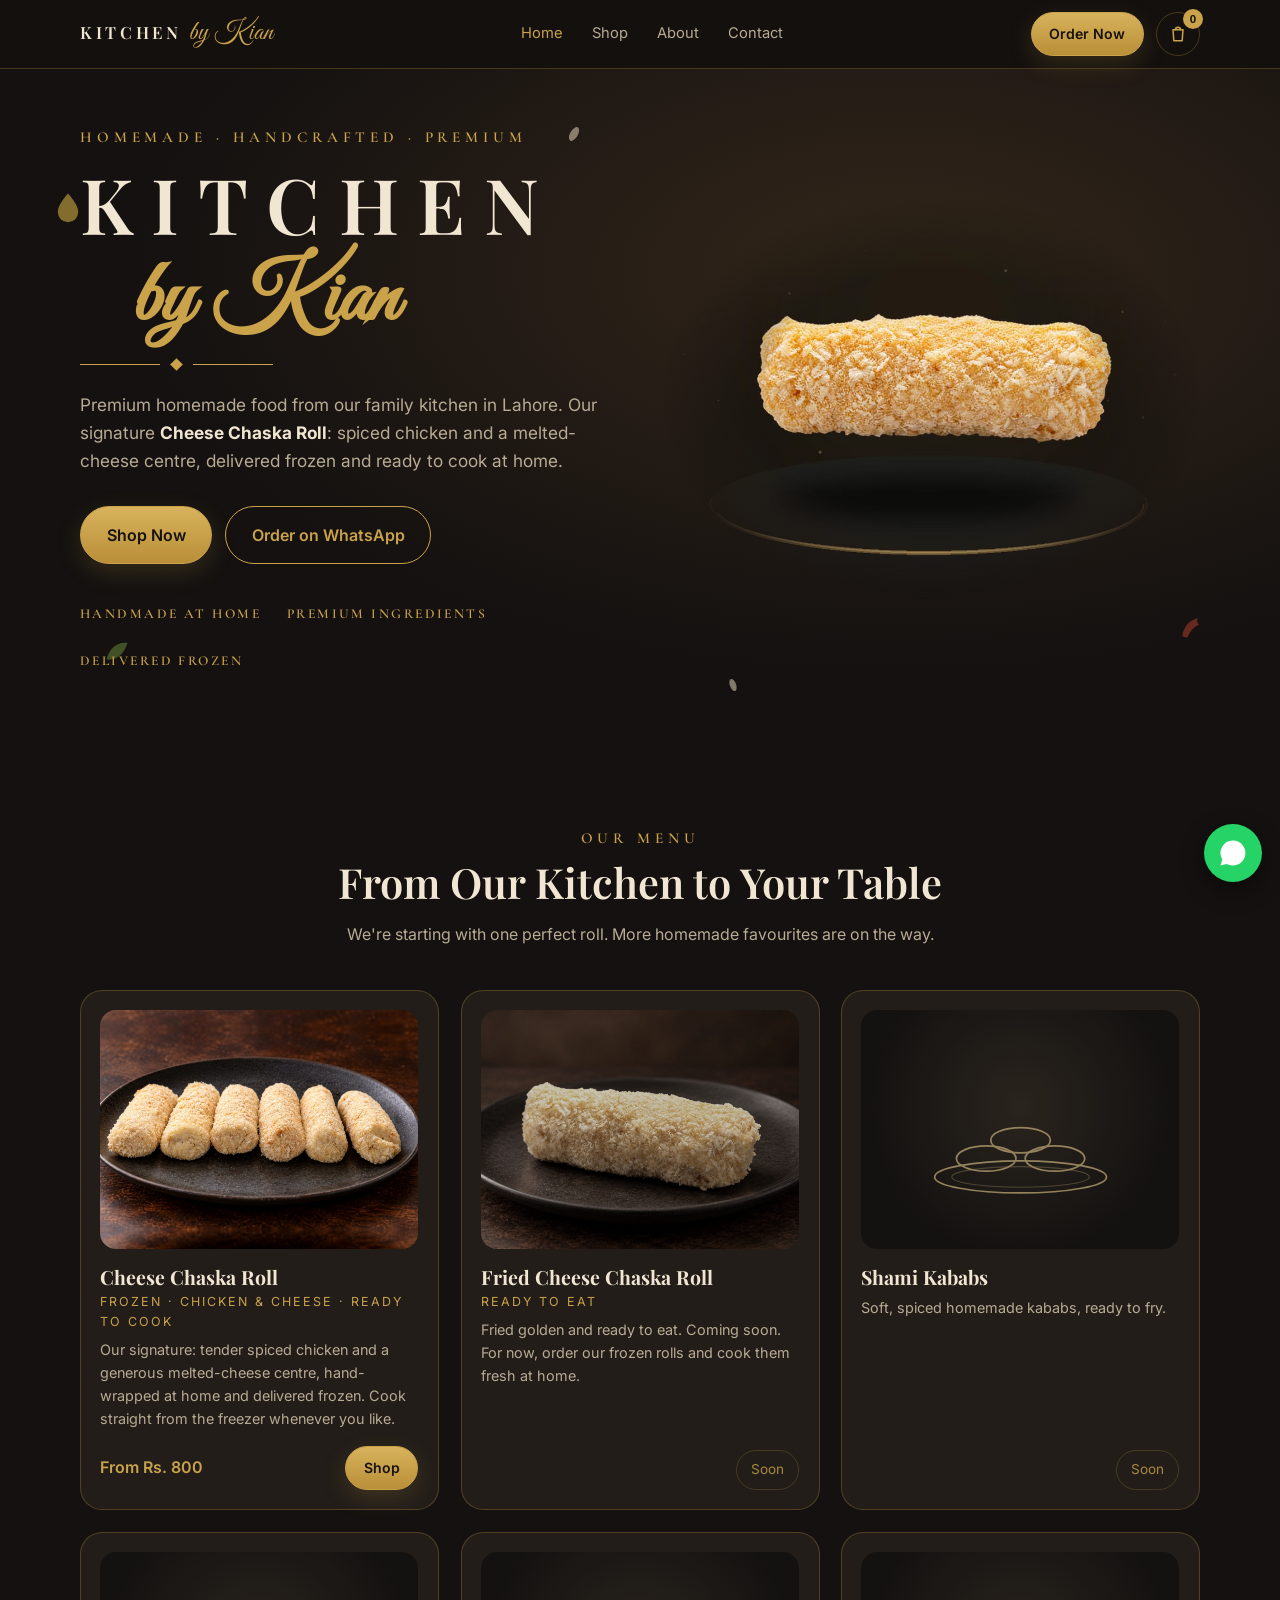
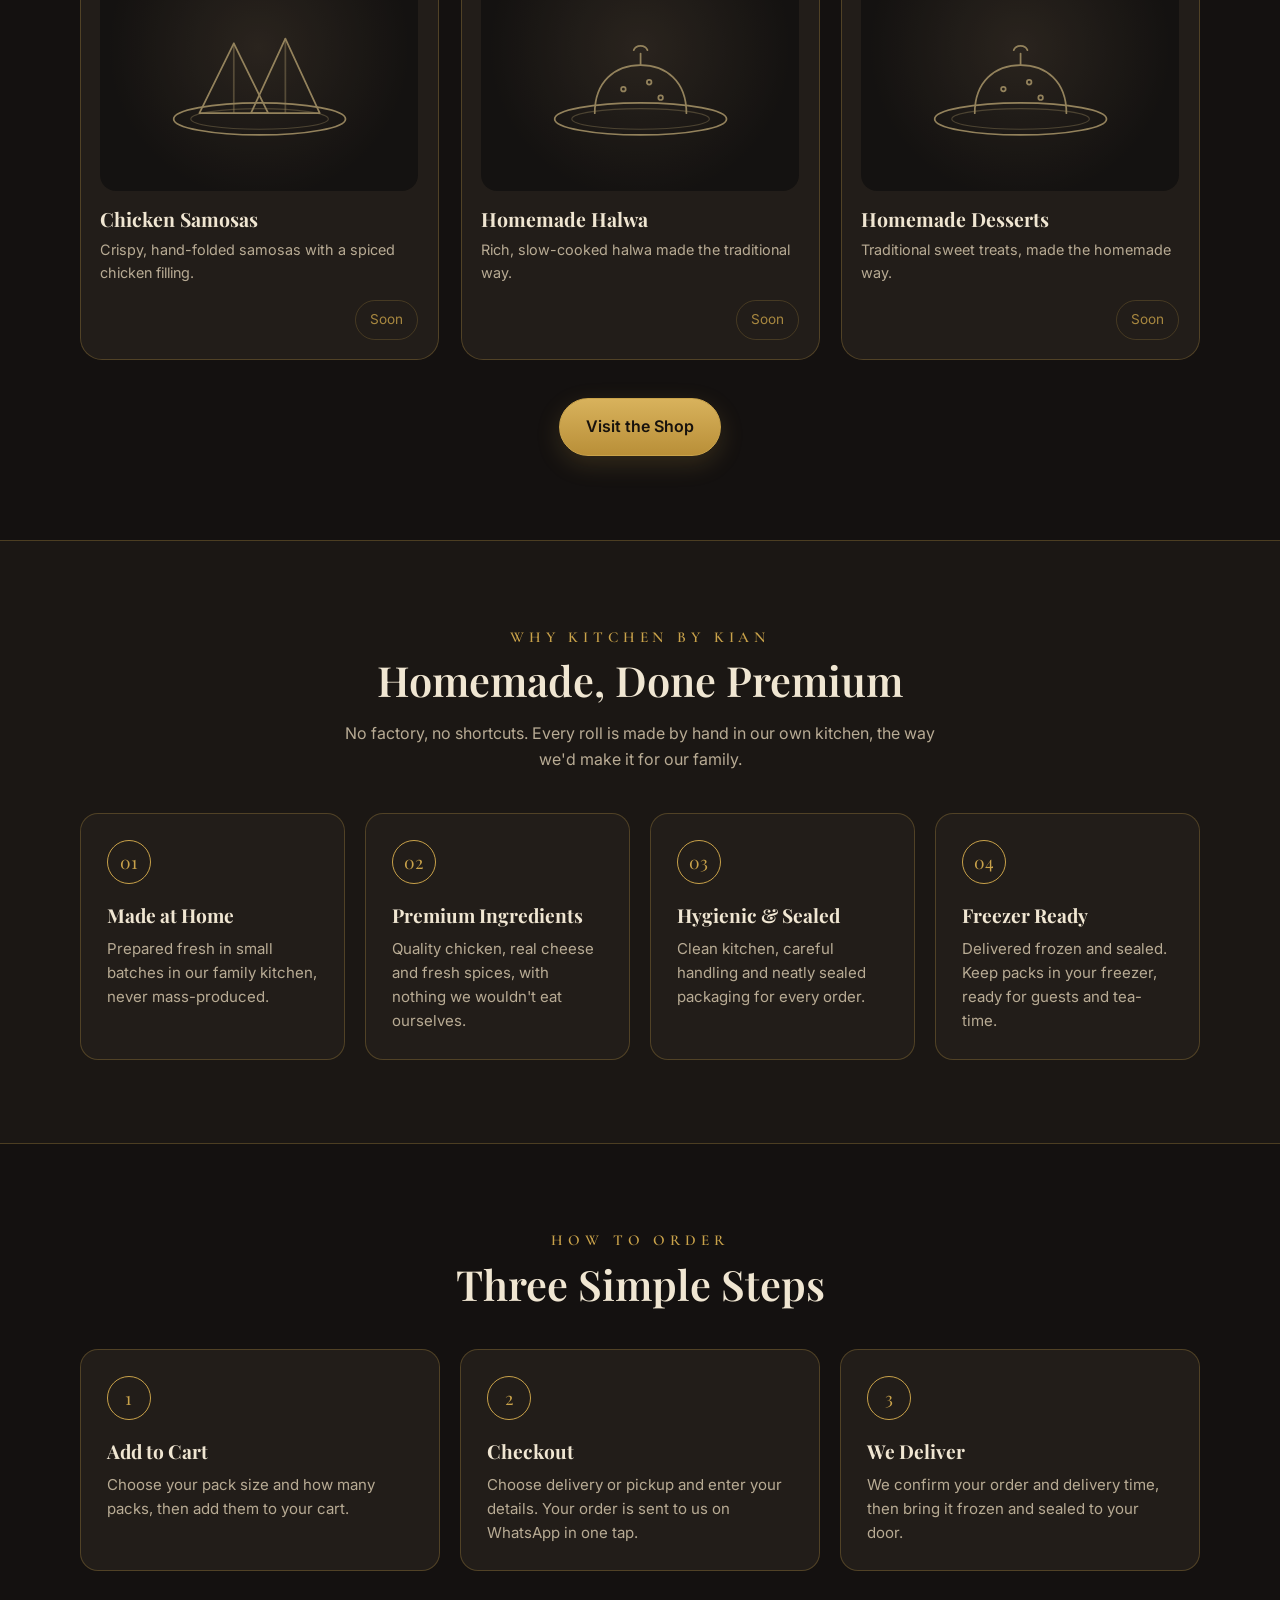
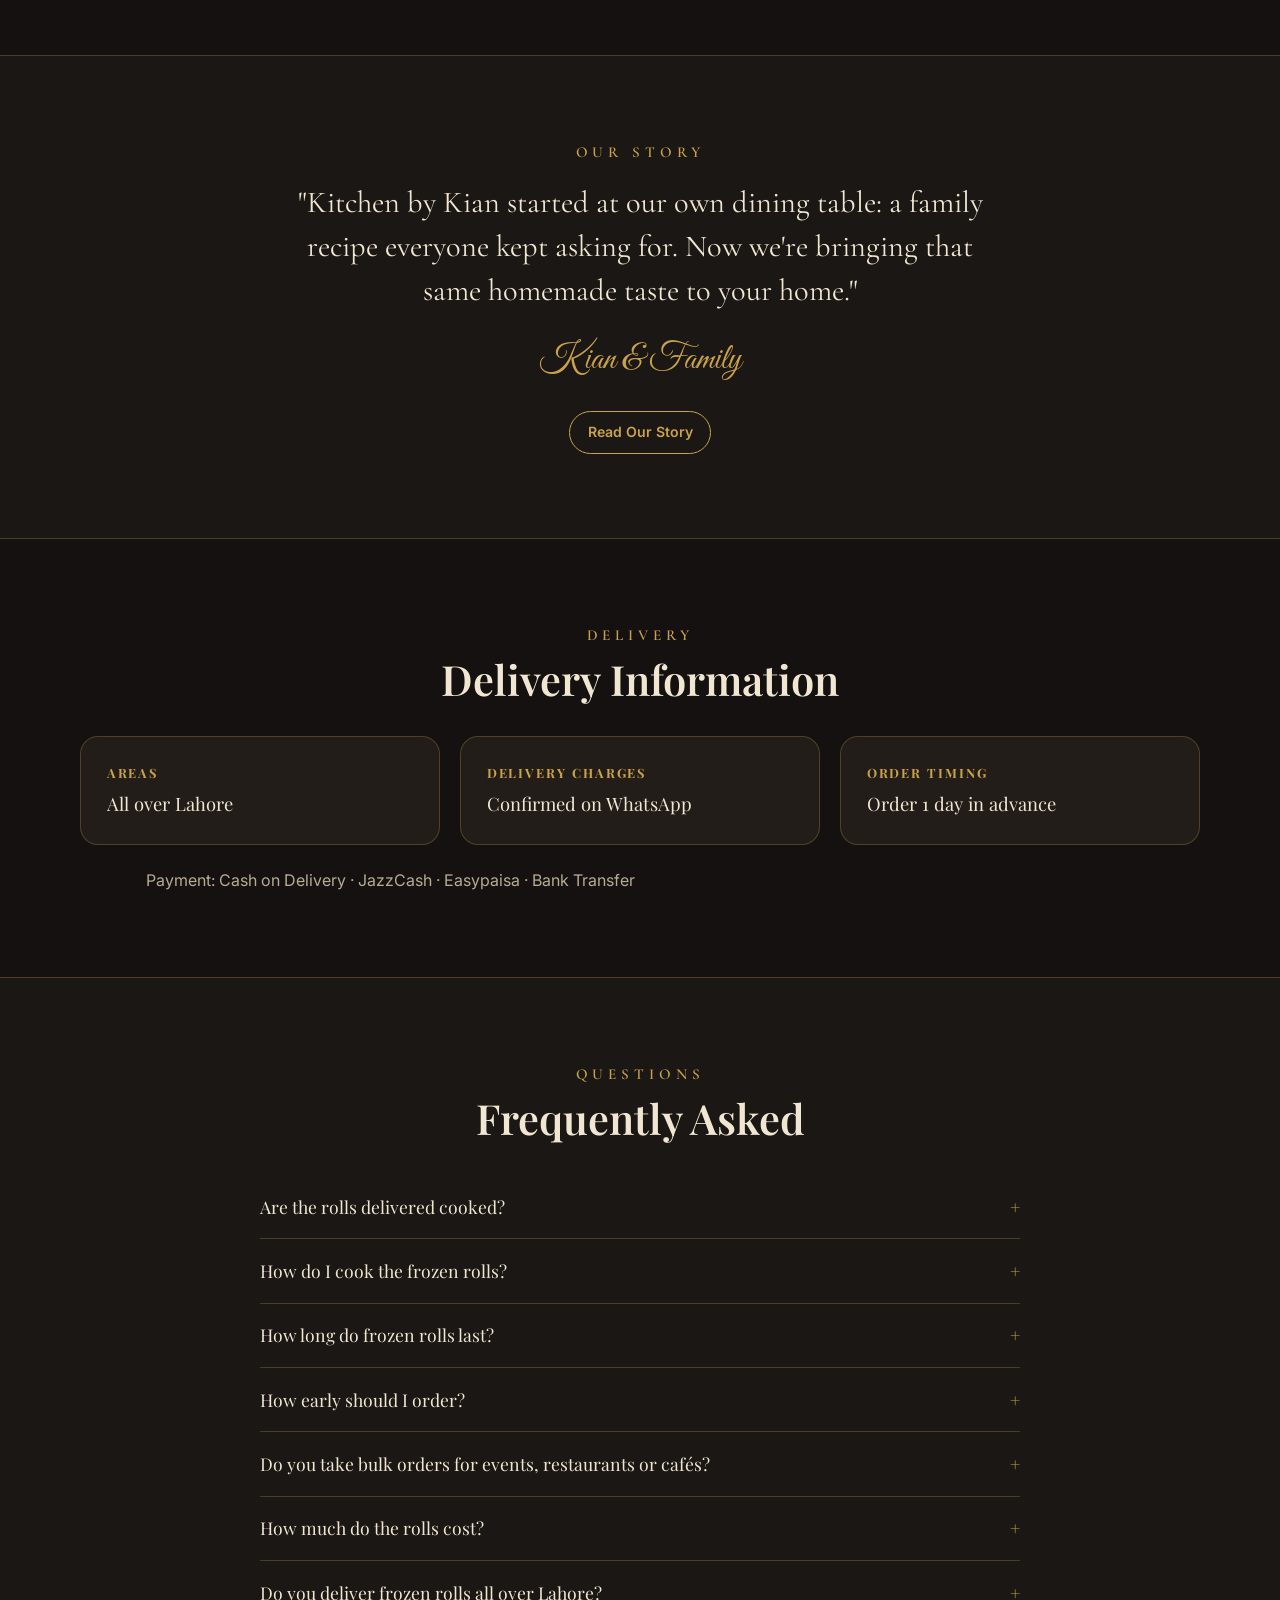
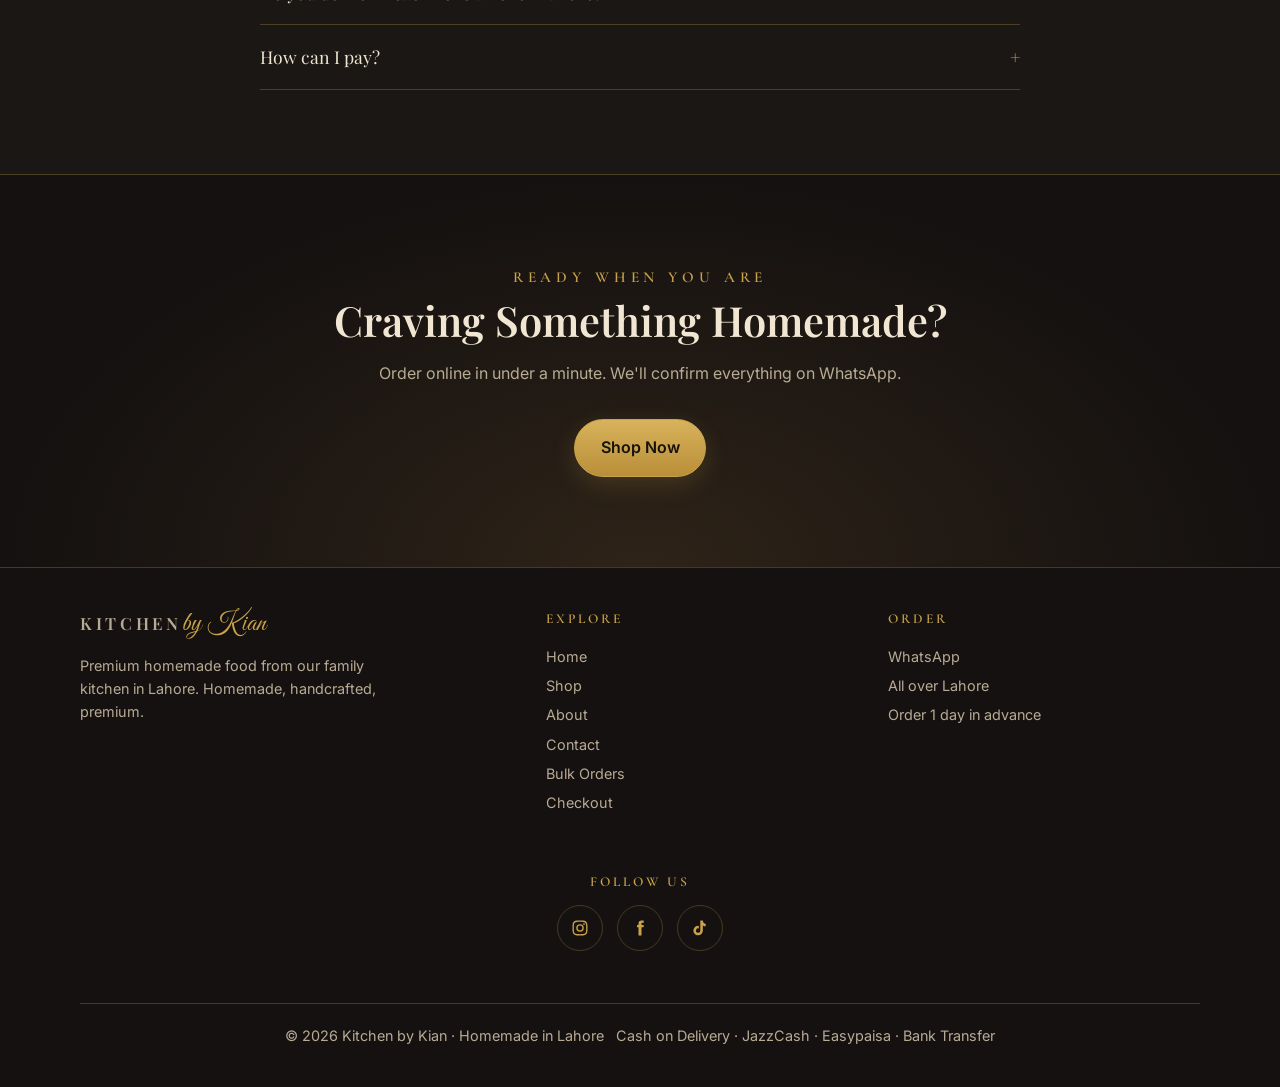
<file: index.html>
<!doctype html>
<html lang="en">
<head>
<meta charset="utf-8">
<meta name="viewport" content="width=device-width, initial-scale=1">
<title>Kitchen by Kian | Premium Homemade Chicken Cheese Rolls in Lahore</title>
<meta name="description" content="Kitchen by Kian: premium homemade Cheese Chaska Rolls (chicken &amp; cheese), handcrafted in Lahore. Delivered frozen, ready to cook. Order on WhatsApp.">
<meta name="theme-color" content="#141110">
<link rel="canonical" href="https://kitchenbykian.com/">
<meta property="og:url" content="https://kitchenbykian.com/">
<meta property="og:type" content="website">
<meta property="og:site_name" content="Kitchen by Kian">
<script type="application/ld+json">
{
 "@context": "https://schema.org",
 "@type": "FoodEstablishment",
 "name": "Kitchen by Kian",
 "url": "https://kitchenbykian.com/",
 "logo": "https://kitchenbykian.com/favicon.png",
 "image": [
  "https://kitchenbykian.com/share-cheese-chaska-roll.jpg",
  "https://kitchenbykian.com/photos/menu-cheese-chaska-roll.jpg"
 ],
 "description": "Premium homemade food from a family kitchen in Lahore. Signature Cheese Chaska Roll (chicken & cheese), delivered frozen and ready to cook, all over Lahore.",
 "telephone": "+923304067230",
 "email": "kitchenbykian@gmail.com",
 "servesCuisine": [
  "Pakistani",
  "Snacks",
  "Frozen Food"
 ],
 "priceRange": "Rs 800–1,500",
 "address": {
  "@type": "PostalAddress",
  "addressLocality": "Lahore",
  "addressRegion": "Punjab",
  "addressCountry": "PK"
 },
 "areaServed": {
  "@type": "City",
  "name": "Lahore"
 },
 "openingHoursSpecification": [
  {
   "@type": "OpeningHoursSpecification",
   "dayOfWeek": [
    "Monday",
    "Tuesday",
    "Wednesday",
    "Thursday",
    "Friday",
    "Saturday",
    "Sunday"
   ],
   "opens": "11:00",
   "closes": "22:00"
  }
 ],
 "sameAs": [
  "https://www.instagram.com/kitchenbykian/",
  "https://www.facebook.com/profile.php?id=61595196895998",
  "https://www.tiktok.com/@kitchenbykian",
  "https://g.page/r/CZ6S3OH_RtTsEBI"
 ],
 "hasMenu": "https://kitchenbykian.com/shop.html",
 "makesOffer": [
  {
   "@type": "Offer",
   "name": "Pack of 5",
   "price": "800",
   "priceCurrency": "PKR",
   "availability": "https://schema.org/InStock",
   "url": "https://kitchenbykian.com/shop.html",
   "itemOffered": {
    "@type": "Product",
    "name": "Cheese Chaska Roll (Frozen, Pack of 5)",
    "description": "Homemade chicken & cheese rolls, pack of 5. Delivered frozen and ready to cook; deep-fry from frozen 5–7 minutes.",
    "image": "https://kitchenbykian.com/photos/pack-5.jpg",
    "brand": { "@type": "Brand", "name": "Kitchen by Kian" },
    "offers": {
     "@type": "Offer",
     "price": "800",
     "priceCurrency": "PKR",
     "availability": "https://schema.org/InStock",
     "url": "https://kitchenbykian.com/shop.html"
    }
   }
  },
  {
   "@type": "Offer",
   "name": "Pack of 10",
   "price": "1500",
   "priceCurrency": "PKR",
   "availability": "https://schema.org/InStock",
   "url": "https://kitchenbykian.com/shop.html",
   "itemOffered": {
    "@type": "Product",
    "name": "Cheese Chaska Roll (Frozen, Pack of 10)",
    "description": "Homemade chicken & cheese rolls, pack of 10. Delivered frozen and ready to cook; deep-fry from frozen 5–7 minutes.",
    "image": "https://kitchenbykian.com/photos/pack-10.jpg",
    "brand": { "@type": "Brand", "name": "Kitchen by Kian" },
    "offers": {
     "@type": "Offer",
     "price": "1500",
     "priceCurrency": "PKR",
     "availability": "https://schema.org/InStock",
     "url": "https://kitchenbykian.com/shop.html"
    }
   }
  }
 ]
}
</script>
<link rel="icon" type="image/png" href="favicon.png">
<link rel="apple-touch-icon" href="favicon.png">
<meta property="og:title" content="Kitchen by Kian | Premium Homemade Chicken Cheese Rolls in Lahore">
<meta property="og:description" content="Kitchen by Kian: premium homemade Cheese Chaska Rolls (chicken &amp; cheese), handcrafted in Lahore. Delivered frozen, ready to cook. Order on WhatsApp.">
<script type="application/ld+json">
{
 "@context": "https://schema.org",
 "@type": "FAQPage",
 "mainEntity": [
  {
   "@type": "Question",
   "name": "Are the rolls delivered cooked?",
   "acceptedAnswer": {
    "@type": "Answer",
    "text": "No. Our Cheese Chaska Rolls are delivered frozen and ready to cook. Please put them in the freezer as soon as they arrive. Fried, ready-to-eat rolls are coming soon."
   }
  },
  {
   "@type": "Question",
   "name": "How do I cook the frozen rolls?",
   "acceptedAnswer": {
    "@type": "Answer",
    "text": "Deep-fry straight from frozen on medium heat for 5–7 minutes until golden. No need to thaw."
   }
  },
  {
   "@type": "Question",
   "name": "How long do frozen rolls last?",
   "acceptedAnswer": {
    "@type": "Answer",
    "text": "Up to 1 month in the freezer when kept sealed. Once thawed, please don't refreeze."
   }
  },
  {
   "@type": "Question",
   "name": "How early should I order?",
   "acceptedAnswer": {
    "@type": "Answer",
    "text": "Order 1 day in advance. For same-day orders, message us on WhatsApp and we'll do our best."
   }
  },
  {
   "@type": "Question",
   "name": "Do you take bulk orders for events, restaurants or cafés?",
   "acceptedAnswer": {
    "@type": "Answer",
    "text": "Yes. We supply frozen Cheese Chaska Rolls in bulk for events, gatherings, office parties, restaurants and cafés in Lahore. Message us on WhatsApp with the quantity and date and we'll arrange it."
   }
  },
  {
   "@type": "Question",
   "name": "How much do the rolls cost?",
   "acceptedAnswer": {
    "@type": "Answer",
    "text": "Frozen Cheese Chaska Rolls (chicken & cheese, ready to cook): Pack of 5 for Rs 800 and Pack of 10 for Rs 1,500. The delivery charge is confirmed on WhatsApp."
   }
  },
  {
   "@type": "Question",
   "name": "Do you deliver frozen rolls all over Lahore?",
   "acceptedAnswer": {
    "@type": "Answer",
    "text": "Yes. We deliver frozen, ready-to-cook chicken cheese rolls all over Lahore, or you can pick up from Islampura. The exact pickup address is shared on WhatsApp when we confirm your order."
   }
  },
  {
   "@type": "Question",
   "name": "How can I pay?",
   "acceptedAnswer": {
    "@type": "Answer",
    "text": "Cash on Delivery · JazzCash · Easypaisa · Bank Transfer."
   }
  }
 ]
}
</script>
<meta property="og:image" content="https://kitchenbykian.com/share-cheese-chaska-roll.jpg">
<meta property="og:image:width" content="1200">
<meta property="og:image:height" content="630">
<meta property="og:image:alt" content="Kitchen by Kian Cheese Chaska Roll: homemade frozen chicken and cheese rolls on a black plate, Lahore">
<meta name="twitter:card" content="summary_large_image">
<meta name="twitter:image" content="https://kitchenbykian.com/share-cheese-chaska-roll.jpg">
<meta name="twitter:image:alt" content="Kitchen by Kian Cheese Chaska Roll: homemade frozen chicken and cheese rolls on a black plate, Lahore">
<link rel="preconnect" href="https://fonts.googleapis.com">
<link rel="preconnect" href="https://fonts.gstatic.com" crossorigin>
<link href="https://fonts.googleapis.com/css2?family=Cormorant+Garamond:wght@500;600&family=Great+Vibes&family=Playfair+Display:wght@500;600;700&family=Inter:wght@400;500;600&display=swap" rel="stylesheet">
<link rel="stylesheet" href="styles.css?v=20261105b">
</head>
<body data-page="home">
<div id="site-header"></div>
<header class="hero" id="top">
  <div class="decor" aria-hidden="true">
    <span style="left:4%;top:18%;width:34px;animation-delay:-2s"><svg viewBox="0 0 40 40"><path d="M20 4c8 9 12 16 12 22a12 12 0 0 1-24 0c0-6 4-13 12-22Z" fill="#f2c94c"/></svg></span>
    <span style="left:44%;top:8%;width:22px;animation-delay:-6s"><svg viewBox="0 0 40 40"><ellipse cx="20" cy="20" rx="7" ry="14" fill="#efe1c0" transform="rotate(30 20 20)"/></svg></span>
    <span style="left:8%;bottom:10%;width:30px;animation-delay:-9s"><svg viewBox="0 0 40 40"><path d="M6 30C10 12 24 6 34 8 30 20 22 32 6 30Z" fill="#6f8f3a"/></svg></span>
    <span style="right:6%;bottom:14%;width:26px;animation-delay:-4s"><svg viewBox="0 0 40 40"><path d="M8 34c2-14 10-24 24-28-2 4-1 8 2 10-8 4-14 10-18 20-3 0-6-1-8-2Z" fill="#b8402f"/></svg></span>
    <span style="right:42%;bottom:6%;width:18px;animation-delay:-11s"><svg viewBox="0 0 40 40"><ellipse cx="20" cy="20" rx="7" ry="14" fill="#efe1c0" transform="rotate(-20 20 20)"/></svg></span>
  </div>
  <div class="wrap">
    <div class="reveal in">
      <div class="eyebrow">Homemade · Handcrafted · Premium</div>
      <h1 class="brand"><span class="k">KITCHEN</span><span class="by">by Kian</span></h1>
      <div class="divider"><span></span><em></em><span></span></div>
      <p class="lead">Premium homemade food from our family kitchen in Lahore. Our signature <strong style="color:var(--cream)">Cheese Chaska Roll</strong>: spiced chicken and a melted-cheese centre, delivered frozen and ready to cook at home.</p>
      <div class="ctas">
        <a class="btn" href="shop.html"><span class="pre-swap" data-pre="Reserve Now">Shop Now</span></a>
        <a class="btn ghost wa-link" href="#"><span class="cta-long">Order on WhatsApp</span></a>
      </div>
      <div class="badges"><span>Handmade at Home</span><span>Premium Ingredients</span><span>Delivered Frozen</span></div>
    </div>
    <div class="stage" id="stage">
      <div class="media tilt" id="heroMedia"><div class="shine"></div></div>
      <div class="emblem" id="emblem" aria-hidden="true">
        <svg viewBox="0 0 400 400" class="spin"><defs><path id="circ" d="M200,200 m-150,0 a150,150 0 1,1 300,0 a150,150 0 1,1 -300,0"/></defs>
          <text><textPath href="#circ" startOffset="0" textLength="936" lengthAdjust="spacing">HOMEMADE · HANDCRAFTED · PREMIUM · LAHORE · EST. 2026 ·</textPath></text></svg>
        <div class="seal">
          <div class="ring1"></div><div class="ring2"></div>
          <div class="core"><span class="k">K</span><span class="b">by Kian</span><span class="e">EST. 2026</span></div>
        </div>
        <div class="steam"><i></i><i></i><i></i></div>
      </div>
      <!-- Option 2: golden line-art roll with cheese pull -->
      <div class="hv hv-roll" aria-hidden="true">
        <svg viewBox="30 60 380 300">
          <defs><linearGradient id="chz" x1="0" y1="0" x2="0" y2="1"><stop offset="0" stop-color="#ffe38a"/><stop offset="1" stop-color="#e9b43c"/></linearGradient>
          <radialGradient id="pg" cx="50%" cy="50%" r="50%"><stop offset="0" style="stop-color:var(--gold)" stop-opacity=".25"/><stop offset="1" style="stop-color:var(--gold)" stop-opacity="0"/></radialGradient></defs>
          <ellipse cx="220" cy="230" rx="200" ry="150" fill="url(#pg)"/>
          <g class="draw" fill="none" stroke="currentColor" stroke-width="2.5" stroke-linecap="round">
            <ellipse cx="220" cy="300" rx="170" ry="34"/><ellipse cx="220" cy="300" rx="140" ry="24" stroke-opacity=".4"/>
          </g>
          <g class="half left"><g fill="none" stroke="currentColor" stroke-width="3" stroke-linecap="round" class="draw">
            <path d="M200 205 H110 a32 32 0 0 0 0 64 H200"/><path d="M120 222h70M115 240h75M122 256h66" stroke-opacity=".4"/></g>
            <ellipse cx="200" cy="237" rx="13" ry="32" fill="url(#chz)" stroke="currentColor" stroke-width="2"/></g>
          <g class="half right"><g fill="none" stroke="currentColor" stroke-width="3" stroke-linecap="round" class="draw">
            <path d="M240 205 H330 a32 32 0 0 1 0 64 H240"/><path d="M250 222h70M250 240h75M252 256h66" stroke-opacity=".4"/></g>
            <ellipse cx="240" cy="237" rx="13" ry="32" fill="url(#chz)" stroke="currentColor" stroke-width="2"/></g>
          <g class="strands" fill="url(#chz)">
            <path d="M200 222 Q220 230 240 222 L240 230 Q220 238 200 230Z"/>
            <path d="M200 240 Q220 252 240 240 L240 247 Q220 260 200 247Z"/>
            <path d="M200 256 Q220 270 240 256 L240 261 Q220 276 200 261Z"/>
          </g>
          <g class="drip" fill="url(#chz)"><path d="M218 262 q4 18 0 30 a4 4 0 0 0 6 0 q-3 -12 0 -30Z"/></g>
          <g class="steam2" fill="none" style="stroke:var(--cream)" stroke-opacity=".35" stroke-width="3" stroke-linecap="round">
            <path d="M190 180 q-10 -20 0 -40 q10 -20 0 -40"/><path d="M222 175 q-10 -20 0 -40 q10 -20 0 -40"/><path d="M254 180 q-10 -20 0 -40 q10 -20 0 -40"/>
          </g>
        </svg>
      </div>
      <!-- Option 3: serving cloche reveal -->
      <div class="hv hv-cloche" aria-hidden="true">
        <svg viewBox="0 0 440 400">
          <defs><linearGradient id="dome" x1="0" y1="0" x2="1" y2="1"><stop offset="0" stop-color="#f3dc9c"/><stop offset=".45" stop-color="#c9a24a"/><stop offset="1" stop-color="#7d5a1c"/></linearGradient>
          <radialGradient id="ray" cx="50%" cy="100%" r="80%"><stop offset="0" stop-color="#ffe7a8" stop-opacity=".75"/><stop offset="1" stop-color="#ffe7a8" stop-opacity="0"/></radialGradient></defs>
          <path class="rays" d="M220 290 L60 40 L380 40Z" fill="url(#ray)"/>
          <text x="220" y="282" text-anchor="middle" class="reveal-txt">K</text>
          <ellipse cx="220" cy="300" rx="175" ry="30" fill="#1a1410" stroke="currentColor" stroke-width="3"/>
          <g class="lid">
            <path d="M80 294 Q80 140 220 140 Q360 140 360 294Z" fill="url(#dome)"/>
            <path d="M110 270 Q115 175 200 160" fill="none" stroke="#fff4d0" stroke-opacity=".6" stroke-width="6" stroke-linecap="round"/>
            <rect x="70" y="288" width="300" height="12" rx="6" fill="#b48b36"/>
            <circle cx="220" cy="130" r="16" fill="url(#dome)"/>
          </g>
        </svg>
        <div class="cloche-cap">Something delicious is coming</div>
      </div>
      <!-- Option 4: 3D monogram with orbiting ingredients -->
      <div class="hv hv-orbit" aria-hidden="true">
        <div class="mono">K</div>
        <div class="orbit"><div class="track"></div>
          <span style="--a:0deg"><svg viewBox="0 0 40 40"><path d="M20 4c8 9 12 16 12 22a12 12 0 0 1-24 0c0-6 4-13 12-22Z" fill="#f2c94c"/></svg></span>
          <span style="--a:72deg"><svg viewBox="0 0 40 40"><path d="M6 30C10 12 24 6 34 8 30 20 22 32 6 30Z" fill="#7a9a3f"/></svg></span>
          <span style="--a:144deg"><svg viewBox="0 0 40 40"><path d="M8 34c2-14 10-24 24-28-2 4-1 8 2 10-8 4-14 10-18 20-3 0-6-1-8-2Z" fill="#c2452f"/></svg></span>
          <span style="--a:216deg"><svg viewBox="0 0 40 40"><ellipse cx="20" cy="20" rx="7" ry="14" fill="#efe1c0"/></svg></span>
          <span style="--a:288deg"><svg viewBox="0 0 40 40"><circle cx="20" cy="20" r="11" fill="#e9b45a"/><circle cx="16" cy="17" r="2" fill="#a8692a"/><circle cx="24" cy="23" r="2" fill="#a8692a"/></svg></span>
        </div>
        <div class="mono-sub">by Kian</div>
      </div>
    </div>
  </div>
</header>

<section id="menu">
  <div class="wrap">
    <div class="center reveal">
      <div class="eyebrow">Our Menu</div>
      <h2>From Our Kitchen to Your Table</h2>
      <p class="sub">We're starting with one perfect roll. More homemade favourites are on the way.</p>
    </div>
    <div class="menu" id="menuGrid"><p class="center sub">Cheese Chaska Roll — homemade chicken &amp; cheese rolls, delivered frozen and ready to cook. Pack of 5: Rs 800 · Pack of 10: Rs 1,500. Coming soon: Fried Cheese Chaska Roll, Shami Kababs, Chicken Samosas, Homemade Halwa and Desserts.</p></div>
    <div class="center reveal" style="margin-top:2.4rem"><a class="btn" href="shop.html"><span class="pre-swap" data-pre="Reserve in the Shop">Visit the Shop</span></a></div>
  </div>
</section>

<section id="why" class="alt">
  <div class="wrap">
    <div class="center reveal">
      <div class="eyebrow">Why Kitchen by Kian</div>
      <h2>Homemade, Done Premium</h2>
      <p class="sub">No factory, no shortcuts. Every roll is made by hand in our own kitchen, the way we'd make it for our family.</p>
    </div>
    <div class="grid4">
      <div class="card tilt reveal"><div class="shine"></div><div class="lift"><div class="ic">01</div><h4>Made at Home</h4><p>Prepared fresh in small batches in our family kitchen, never mass-produced.</p></div></div>
      <div class="card tilt reveal d1"><div class="shine"></div><div class="lift"><div class="ic">02</div><h4>Premium Ingredients</h4><p>Quality chicken, real cheese and fresh spices, with nothing we wouldn't eat ourselves.</p></div></div>
      <div class="card tilt reveal d2"><div class="shine"></div><div class="lift"><div class="ic">03</div><h4>Hygienic &amp; Sealed</h4><p>Clean kitchen, careful handling and neatly sealed packaging for every order.</p></div></div>
      <div class="card tilt reveal d3"><div class="shine"></div><div class="lift"><div class="ic">04</div><h4>Freezer Ready</h4><p>Delivered frozen and sealed. Keep packs in your freezer, ready for guests and tea-time.</p></div></div>
    </div>
  </div>
</section>

<section>
  <div class="wrap">
    <div class="center reveal">
      <div class="eyebrow">How to Order</div>
      <h2>Three Simple Steps</h2>
    </div>
    <div class="grid3">
      <div class="card tilt reveal"><div class="shine"></div><div class="lift"><div class="ic">1</div><h4>Add to Cart</h4><p>Choose your pack size and how many packs, then add them to your cart.</p></div></div>
      <div class="card tilt reveal d1"><div class="shine"></div><div class="lift"><div class="ic">2</div><h4>Checkout</h4><p>Choose delivery or pickup and enter your details. Your order is sent to us on WhatsApp in one tap.</p></div></div>
      <div class="card tilt reveal d2"><div class="shine"></div><div class="lift"><div class="ic">3</div><h4>We Deliver</h4><p>We confirm your order and delivery time, then bring it frozen and sealed to your door.</p></div></div>
    </div>
  </div>
</section>

<section class="alt">
  <div class="wrap story reveal">
    <div class="eyebrow">Our Story</div>
    <blockquote>"Kitchen by Kian started at our own dining table: a family recipe everyone kept asking for. Now we're bringing that same homemade taste to your home."</blockquote>
    <div class="sig">Kian &amp; Family</div>
    <p style="margin-top:1.4rem"><a href="about.html" class="btn ghost sm">Read Our Story</a></p>
  </div>
</section>

<section id="delivery">
  <div class="wrap">
    <div class="center reveal"><div class="eyebrow">Delivery</div><h2>Delivery Information</h2></div>
    <div class="info">
      <div class="card tilt reveal"><div class="shine"></div><div class="lift"><b>Areas</b><div data-fill="areas">All over Lahore</div></div></div>
      <div class="card tilt reveal d1"><div class="shine"></div><div class="lift"><b>Delivery Charges</b><div data-fill="fee">Confirmed on WhatsApp</div></div></div>
      <div class="card tilt reveal d2"><div class="shine"></div><div class="lift"><b>Order Timing</b><div data-fill="timing">Order 1 day in advance</div></div></div>
    </div>
    <p class="center sub reveal" style="margin-top:1.4rem">Payment: <span data-fill="payment">Cash on Delivery · JazzCash · Easypaisa · Bank Transfer</span></p>
  </div>
</section>

<section class="alt" id="faq">
  <div class="wrap">
    <div class="center reveal"><div class="eyebrow">Questions</div><h2>Frequently Asked</h2></div>
    <div class="faq reveal">
      <details><summary>Are the rolls delivered cooked?</summary><p>No. Our Cheese Chaska Rolls are delivered frozen and ready to cook. Please put them in the freezer as soon as they arrive. Fried, ready-to-eat rolls are coming soon.</p></details>
      <details><summary>How do I cook the frozen rolls?</summary><p>Deep-fry straight from frozen on medium heat for 5–7 minutes until golden. No need to thaw.</p></details>
      <details><summary>How long do frozen rolls last?</summary><p>Up to 1 month in the freezer when kept sealed. Once thawed, please don't refreeze.</p></details>
      <details><summary>How early should I order?</summary><p><span data-fill="timing">Order 1 day in advance</span>. For same-day orders, message us on WhatsApp and we'll do our best.</p></details>
      <details><summary>Do you take bulk orders for events, restaurants or cafés?</summary><p>Yes. We supply frozen Cheese Chaska Rolls in bulk for events, gatherings, office parties, restaurants and cafés in Lahore. Message us on WhatsApp with the quantity and date and we'll arrange it. <a href="bulk-orders.html">More about bulk orders</a>.</p></details>
      <details><summary>How much do the rolls cost?</summary><p>Frozen Cheese Chaska Rolls (chicken &amp; cheese, ready to cook): Pack of 5 for Rs 800 and Pack of 10 for Rs 1,500. The delivery charge is confirmed on WhatsApp.</p></details>
      <details><summary>Do you deliver frozen rolls all over Lahore?</summary><p>Yes. We deliver frozen, ready-to-cook chicken cheese rolls all over Lahore, or you can pick up from Islampura. The exact pickup address is shared on WhatsApp when we confirm your order.</p></details>
      <details><summary>How can I pay?</summary><p><span data-fill="payment">Cash on Delivery · JazzCash · Easypaisa · Bank Transfer</span>.</p></details>
    </div>
  </div>
</section>

<section class="final">
  <div class="wrap reveal">
    <div class="eyebrow">Ready When You Are</div>
    <h2><span class="pre-swap" data-pre="Be the First to Taste It">Craving Something Homemade?</span></h2>
    <p class="sub" style="margin:0 auto 2rem">Order online in under a minute. We'll confirm everything on WhatsApp.</p>
    <a class="btn" href="shop.html"><span class="pre-swap" data-pre="Reserve Now">Shop Now</span></a>
  </div>
</section>
<div id="site-footer"></div>
<script src="config.js?v=20261105b"></script>
<script src="app.js?v=20261105b"></script>
<script>
const {pic, PRE, rs} = KBK;
document.getElementById('menuGrid').innerHTML = CONFIG.products.map((m,i)=>{
  const soon = m.status !== "available";
  const badge = soon ? 'Coming Soon' : (PRE ? 'Launching First' : (m.badge||'Bestseller'));
  return `<div class="item tilt reveal d${i%4} ${soon?'soon':''}"><div class="shine"></div><span class="badge">${badge}</span>
    <div class="lift" style="display:flex;flex-direction:column;height:100%"><div class="pic">${pic(m)}</div>
    <h4>${m.name}</h4>${m.subtitle?`<div class="sub2">${m.subtitle}</div>`:""}<p>${m.desc}</p>
    <div class="row"><span class="price">${soon?'':(isFinite(KBK.minPrice(m))?'From '+rs(KBK.minPrice(m)):'')}</span>${soon?'<span class="notify" style="opacity:.8">Soon</span>':`<a class="btn sm" href="shop.html">${PRE?'Reserve':'Shop'}</a>`}</div></div></div>`;
}).join('');
initFx();
</script>
</body>
</html>
</file>
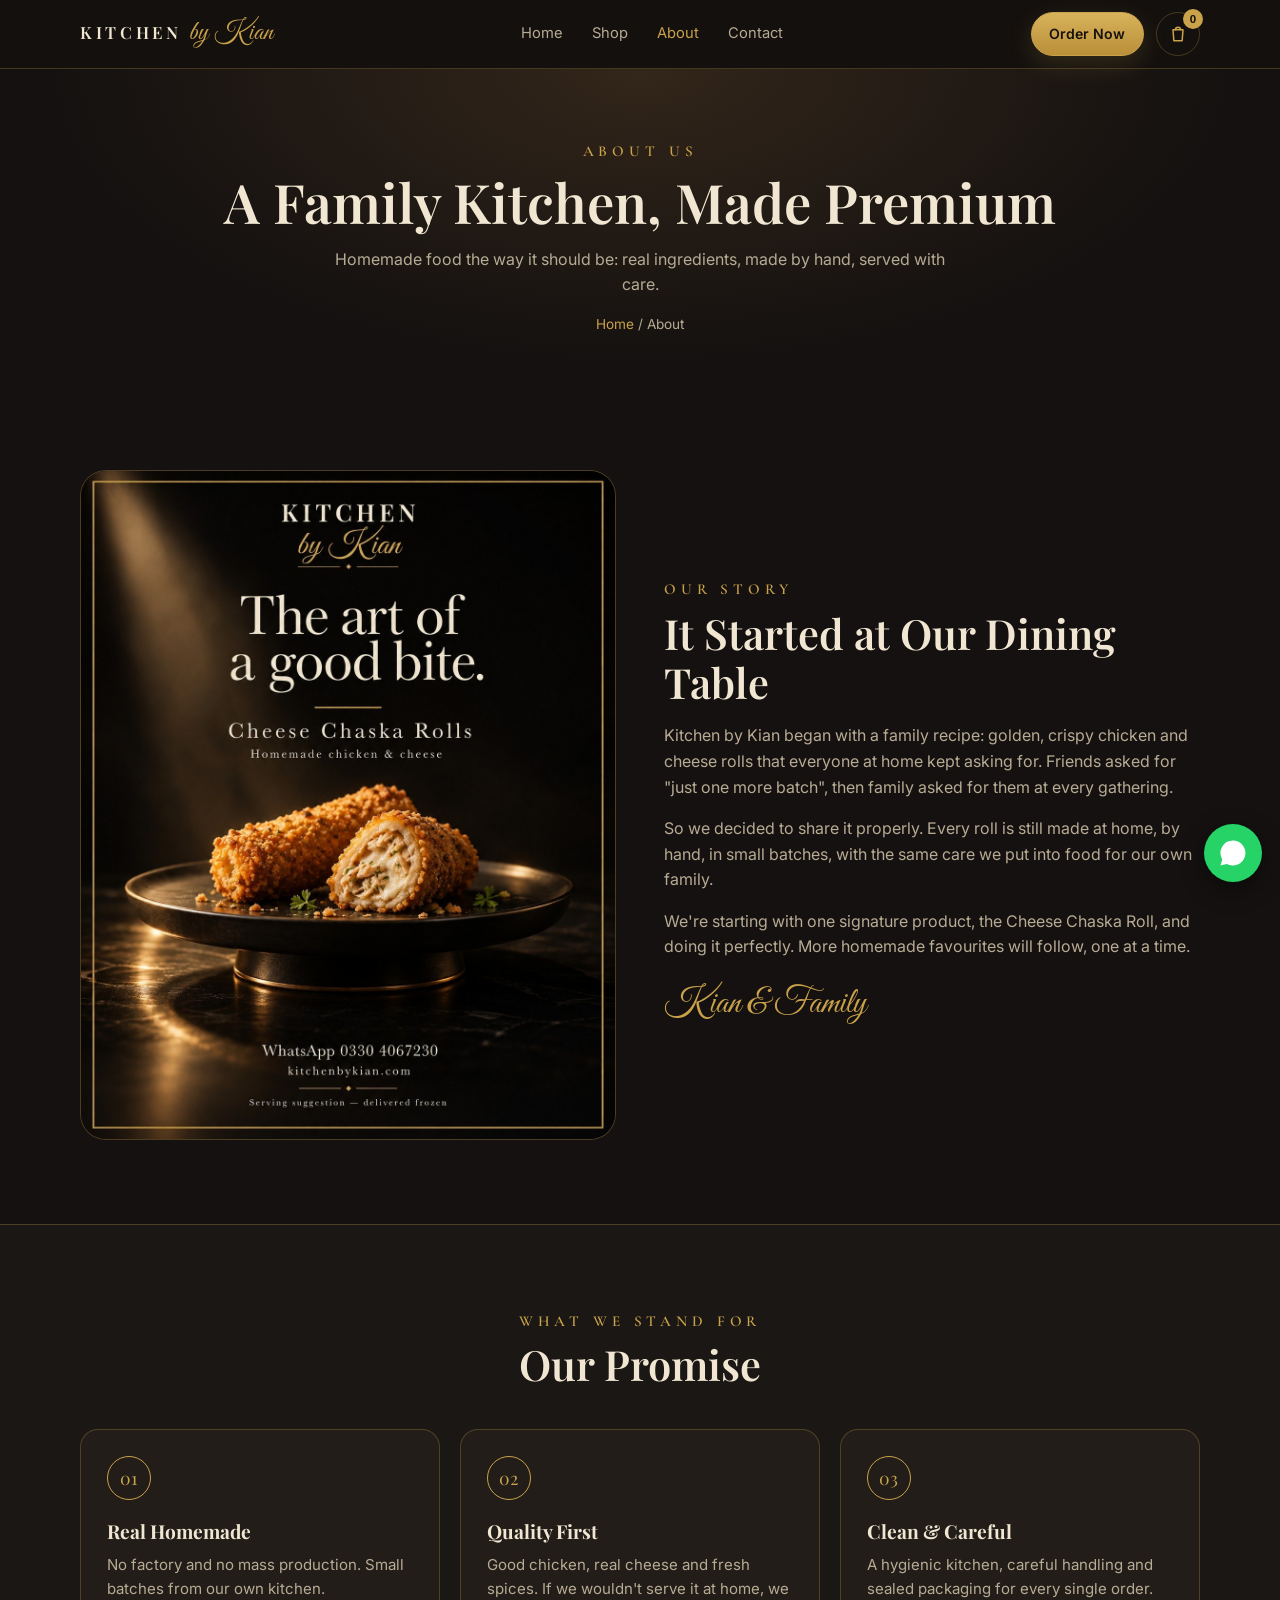
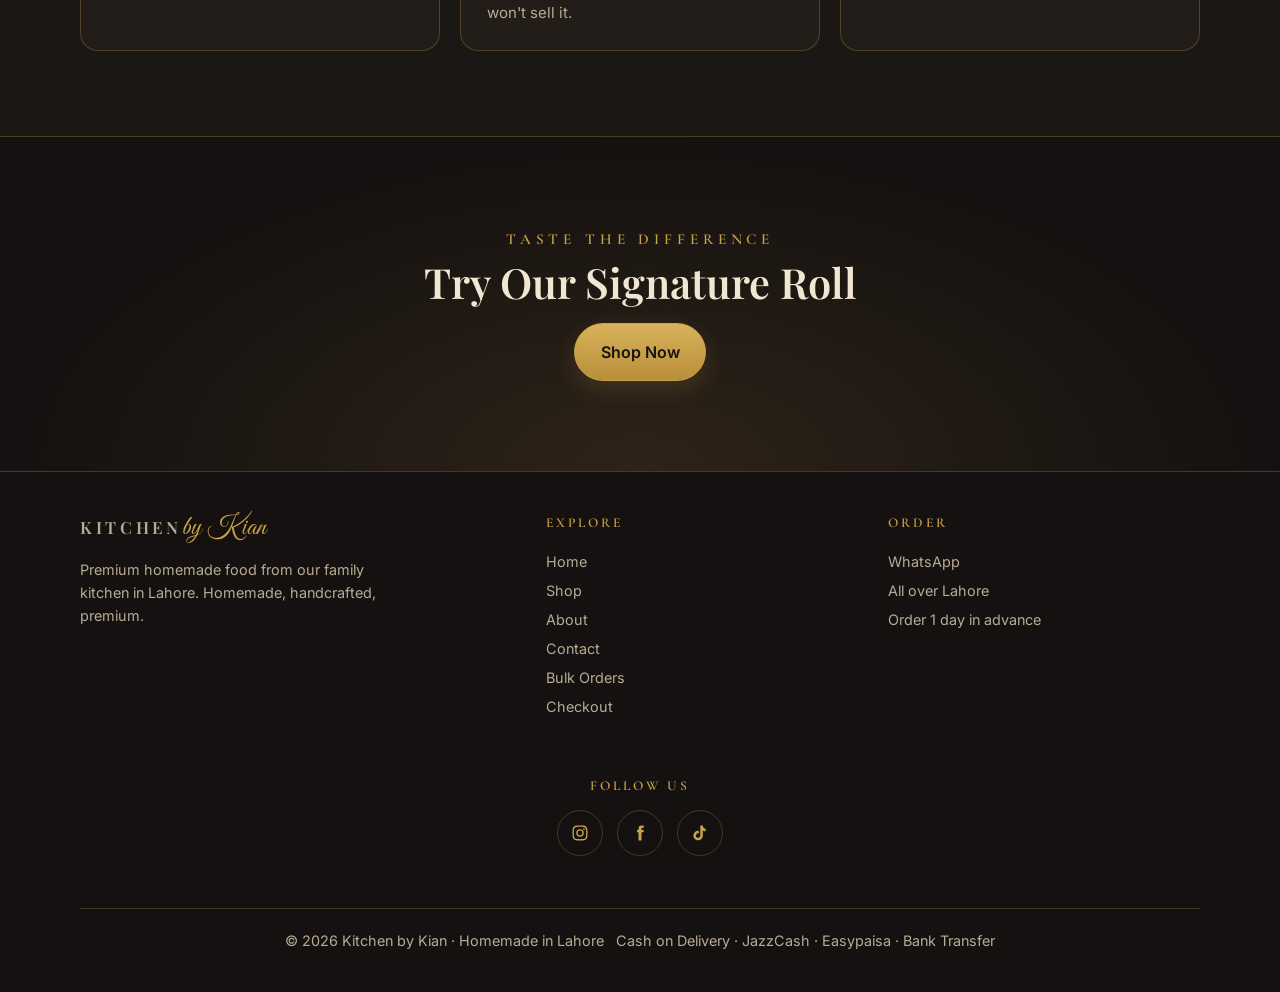
<file: about.html>
<!doctype html>
<html lang="en">
<head>
<meta charset="utf-8">
<meta name="viewport" content="width=device-width, initial-scale=1">
<title>About Kitchen by Kian | Homemade Food Kitchen in Lahore</title>
<meta name="description" content="Kitchen by Kian is a mother-and-son home kitchen in Islampura, Lahore, hand-making premium frozen chicken cheese rolls (Cheese Chaska Roll). Order on WhatsApp.">
<meta name="theme-color" content="#141110">
<link rel="canonical" href="https://kitchenbykian.com/about.html">
<meta property="og:url" content="https://kitchenbykian.com/about.html">
<meta property="og:type" content="website">
<meta property="og:site_name" content="Kitchen by Kian">
<link rel="icon" type="image/png" href="favicon.png">
<link rel="apple-touch-icon" href="favicon.png">
<meta property="og:title" content="About Kitchen by Kian | Homemade Food Kitchen in Lahore">
<meta property="og:description" content="Kitchen by Kian is a mother-and-son home kitchen in Islampura, Lahore, hand-making premium frozen chicken cheese rolls (Cheese Chaska Roll). Order on WhatsApp.">
<meta property="og:image" content="https://kitchenbykian.com/share-cheese-chaska-roll.jpg">
<meta property="og:image:width" content="1200">
<meta property="og:image:height" content="630">
<meta property="og:image:alt" content="Kitchen by Kian Cheese Chaska Roll: homemade frozen chicken and cheese rolls on a black plate, Lahore">
<meta name="twitter:card" content="summary_large_image">
<meta name="twitter:image" content="https://kitchenbykian.com/share-cheese-chaska-roll.jpg">
<meta name="twitter:image:alt" content="Kitchen by Kian Cheese Chaska Roll: homemade frozen chicken and cheese rolls on a black plate, Lahore">
<link rel="preconnect" href="https://fonts.googleapis.com">
<link rel="preconnect" href="https://fonts.gstatic.com" crossorigin>
<link href="https://fonts.googleapis.com/css2?family=Cormorant+Garamond:wght@500;600&family=Great+Vibes&family=Playfair+Display:wght@500;600;700&family=Inter:wght@400;500;600&display=swap" rel="stylesheet">
<link rel="stylesheet" href="styles.css?v=20261105b">
</head>
<body data-page="about">
<div id="site-header"></div>
<header class="page-hero">
  <div class="wrap">
    <div class="eyebrow">About Us</div>
    <h1>A Family Kitchen, Made Premium</h1>
    <p>Homemade food the way it should be: real ingredients, made by hand, served with care.</p>
    <div class="crumbs"><a href="/">Home</a> / About</div>
  </div>
</header>
<section>
  <div class="wrap about-split">
    <div class="photo tilt reveal" id="aboutPic"><div class="shine"></div></div>
    <div class="reveal d1">
      <div class="eyebrow">Our Story</div>
      <h2>It Started at Our Dining Table</h2>
      <p>Kitchen by Kian began with a family recipe: golden, crispy chicken and cheese rolls that everyone at home kept asking for. Friends asked for "just one more batch", then family asked for them at every gathering.</p>
      <p>So we decided to share it properly. Every roll is still made at home, by hand, in small batches, with the same care we put into food for our own family.</p>
      <p>We're starting with one signature product, the Cheese Chaska Roll, and doing it perfectly. More homemade favourites will follow, one at a time.</p>
      <div class="sig" style="font-family:'Great Vibes',cursive;color:var(--gold);font-size:2.2rem">Kian &amp; Family</div>
    </div>
  </div>
</section>
<section class="alt">
  <div class="wrap">
    <div class="center reveal"><div class="eyebrow">What We Stand For</div><h2>Our Promise</h2></div>
    <div class="values">
      <div class="card tilt reveal"><div class="shine"></div><div class="lift"><div class="ic">01</div><h4>Real Homemade</h4><p>No factory and no mass production. Small batches from our own kitchen.</p></div></div>
      <div class="card tilt reveal d1"><div class="shine"></div><div class="lift"><div class="ic">02</div><h4>Quality First</h4><p>Good chicken, real cheese and fresh spices. If we wouldn't serve it at home, we won't sell it.</p></div></div>
      <div class="card tilt reveal d2"><div class="shine"></div><div class="lift"><div class="ic">03</div><h4>Clean &amp; Careful</h4><p>A hygienic kitchen, careful handling and sealed packaging for every single order.</p></div></div>
    </div>
  </div>
</section>
<section class="final">
  <div class="wrap reveal">
    <div class="eyebrow">Taste the Difference</div>
    <h2>Try Our Signature Roll</h2>
    <a class="btn" href="shop.html"><span class="pre-swap" data-pre="Reserve Now">Shop Now</span></a>
  </div>
</section>
<div id="site-footer"></div>
<script src="config.js?v=20261105b"></script>
<script src="app.js?v=20261105b"></script>
<script>document.getElementById('aboutPic').insertAdjacentHTML('beforeend', `<img src="photos/about-poster.jpg" alt="Kitchen by Kian Cheese Chaska Rolls on a plate, one cut open to show the chicken and cheese filling">`);</script>
</body>
</html>
</file>
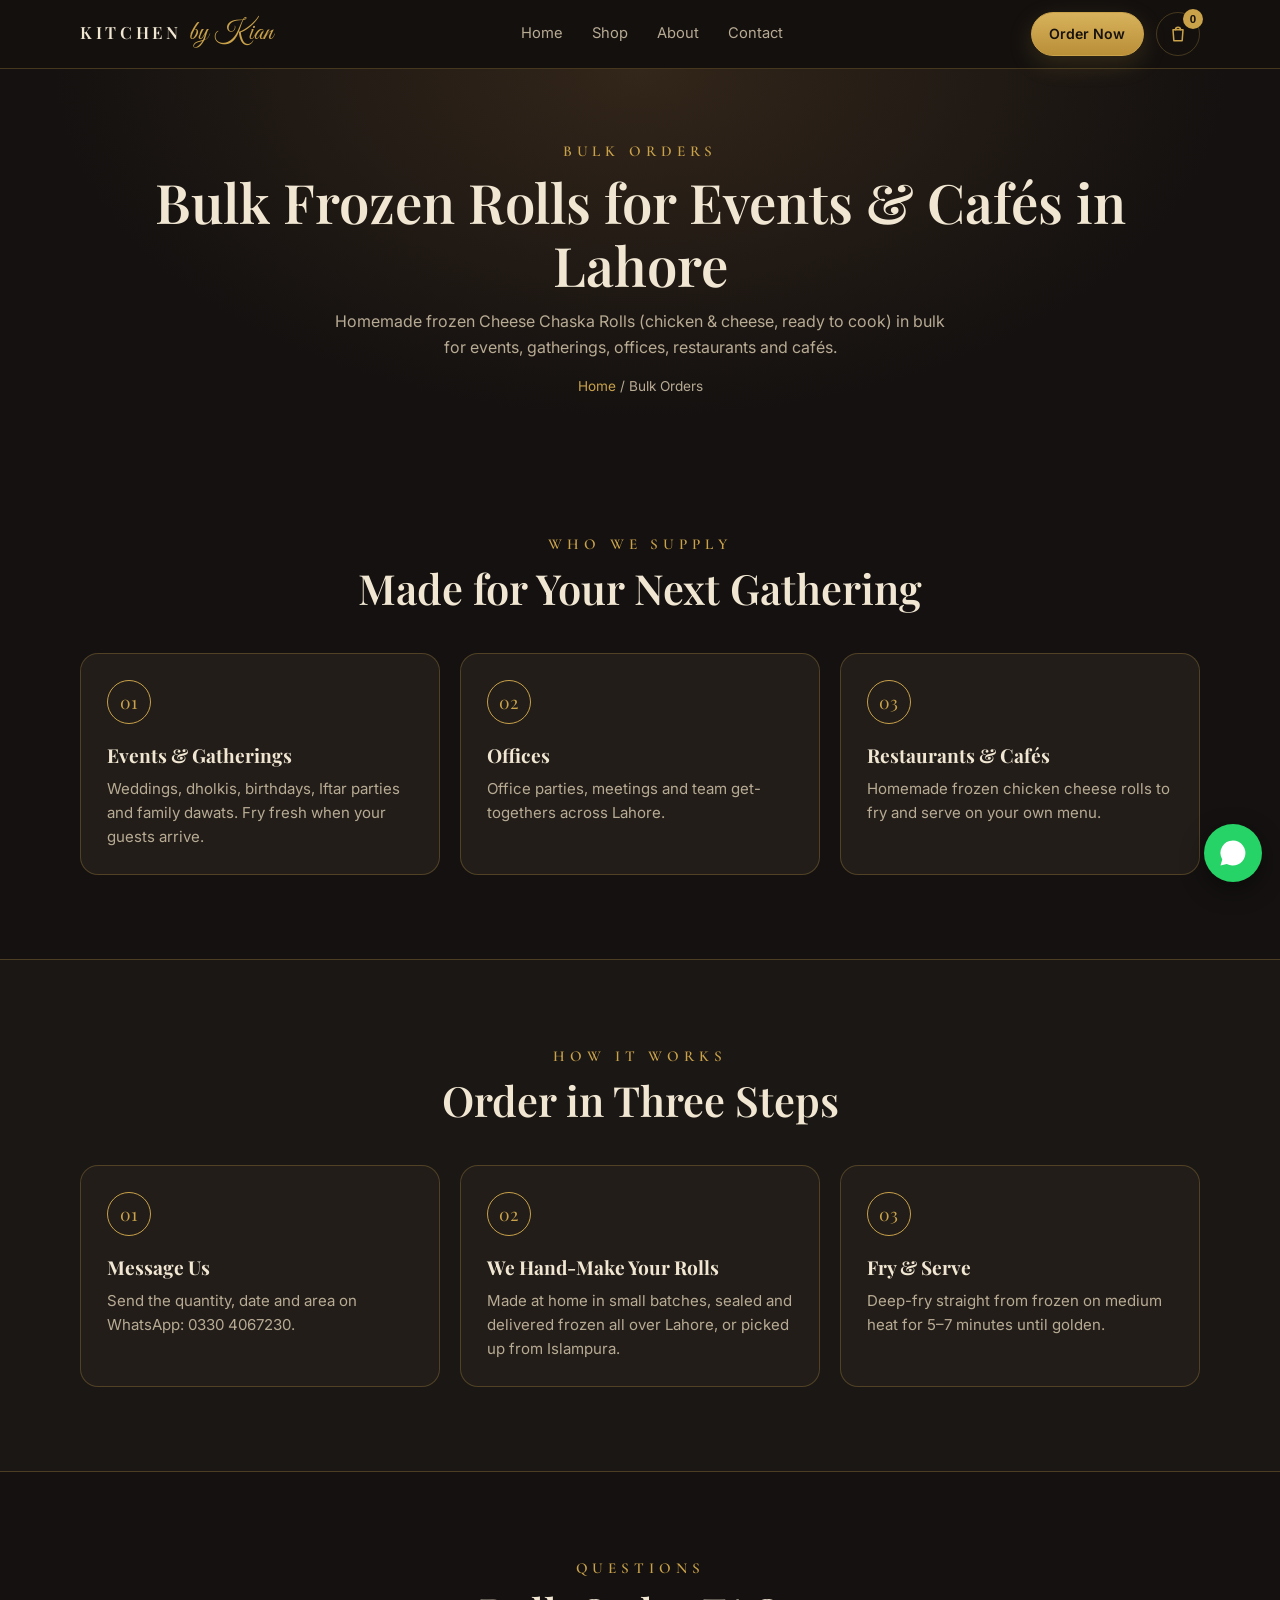
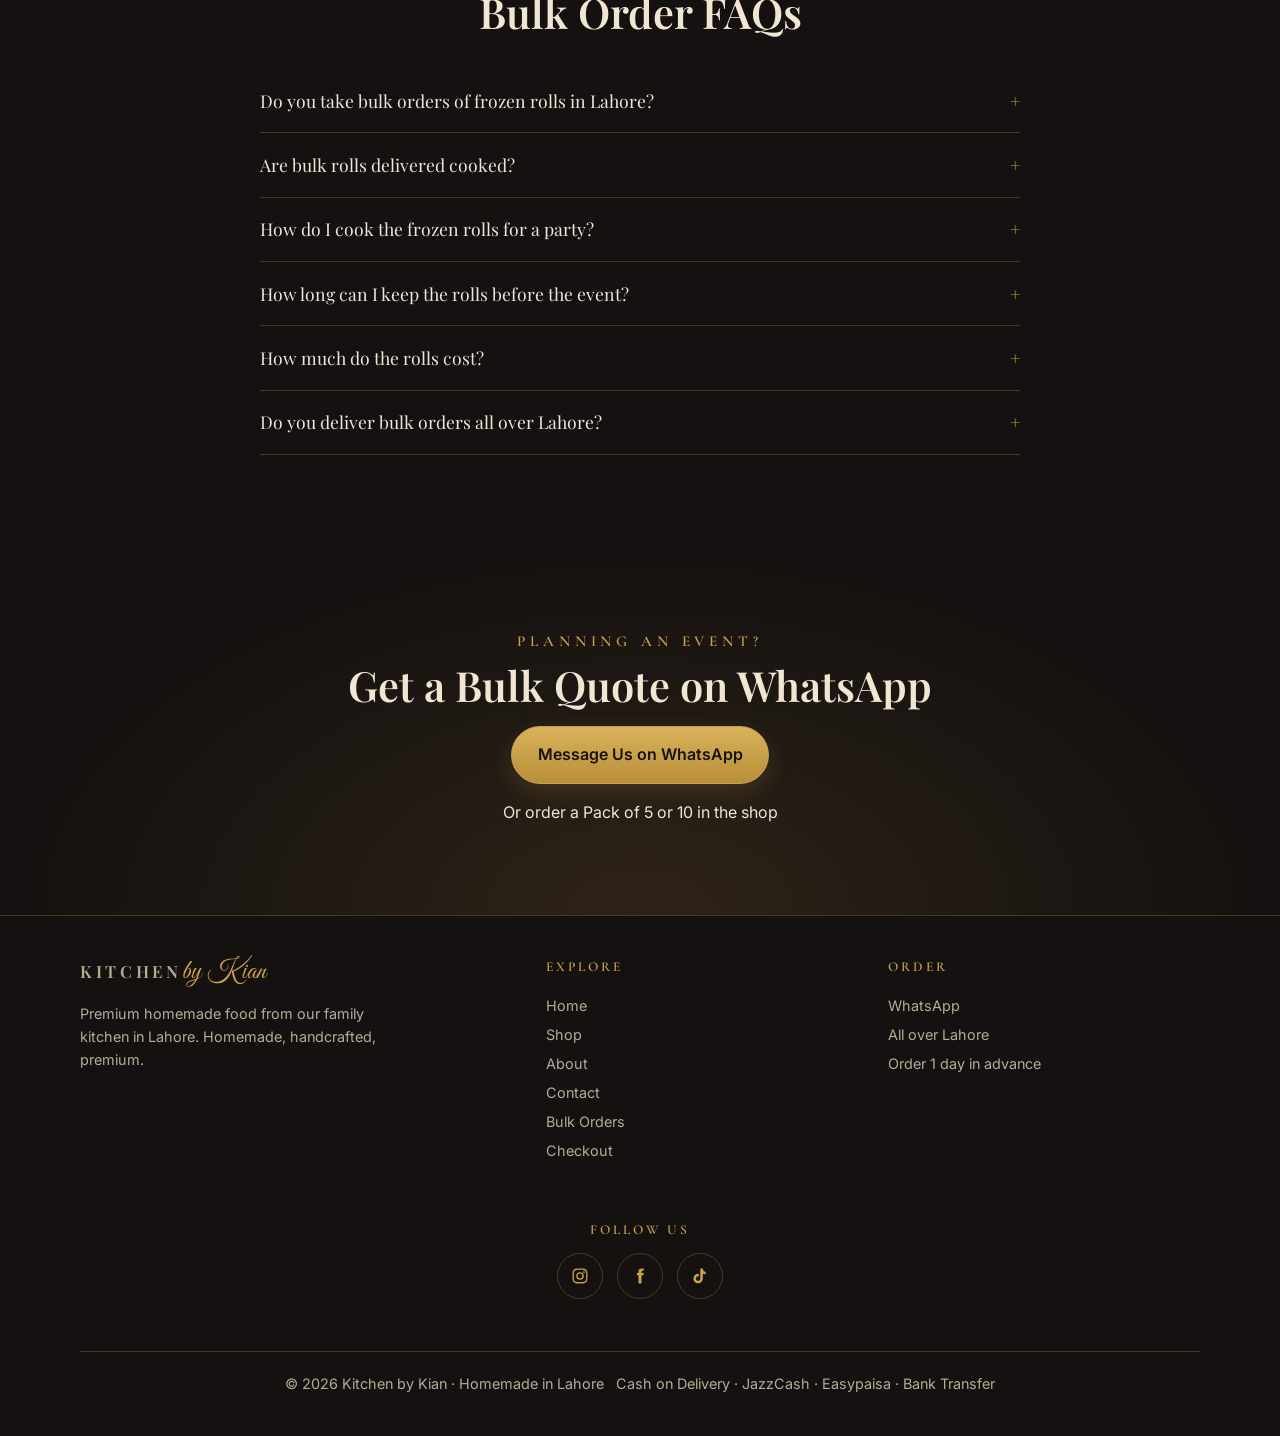
<file: bulk-orders.html>
<!doctype html>
<html lang="en">
<head>
<meta charset="utf-8">
<meta name="viewport" content="width=device-width, initial-scale=1">
<title>Bulk Frozen Rolls for Events, Offices &amp; Cafés in Lahore | Kitchen by Kian</title>
<meta name="description" content="Bulk orders of frozen Cheese Chaska Rolls (chicken &amp; cheese, ready to cook) for events, gatherings, offices, restaurants and cafés in Lahore. Order on WhatsApp 0330 4067230.">
<meta name="theme-color" content="#141110">
<link rel="canonical" href="https://kitchenbykian.com/bulk-orders.html">
<meta property="og:url" content="https://kitchenbykian.com/bulk-orders.html">
<meta property="og:type" content="website">
<meta property="og:site_name" content="Kitchen by Kian">
<link rel="icon" type="image/png" href="favicon.png">
<link rel="apple-touch-icon" href="favicon.png">
<meta property="og:title" content="Bulk Frozen Rolls for Events, Offices &amp; Cafés in Lahore | Kitchen by Kian">
<meta property="og:description" content="Bulk orders of frozen Cheese Chaska Rolls (chicken &amp; cheese, ready to cook) for events, gatherings, offices, restaurants and cafés in Lahore. Order on WhatsApp 0330 4067230.">
<meta property="og:image" content="https://kitchenbykian.com/share-cheese-chaska-roll.jpg">
<meta property="og:image:width" content="1200">
<meta property="og:image:height" content="630">
<meta property="og:image:alt" content="Kitchen by Kian Cheese Chaska Roll: homemade frozen chicken and cheese rolls on a black plate, Lahore">
<meta name="twitter:card" content="summary_large_image">
<meta name="twitter:image" content="https://kitchenbykian.com/share-cheese-chaska-roll.jpg">
<meta name="twitter:image:alt" content="Kitchen by Kian Cheese Chaska Roll: homemade frozen chicken and cheese rolls on a black plate, Lahore">
<link rel="preconnect" href="https://fonts.googleapis.com">
<link rel="preconnect" href="https://fonts.gstatic.com" crossorigin>
<link href="https://fonts.googleapis.com/css2?family=Cormorant+Garamond:wght@500;600&family=Great+Vibes&family=Playfair+Display:wght@500;600;700&family=Inter:wght@400;500;600&display=swap" rel="stylesheet">
<link rel="stylesheet" href="styles.css?v=20261105b">
<script type="application/ld+json">
{
 "@context": "https://schema.org",
 "@type": "BreadcrumbList",
 "itemListElement": [
  {
   "@type": "ListItem",
   "position": 1,
   "name": "Home",
   "item": "https://kitchenbykian.com/"
  },
  {
   "@type": "ListItem",
   "position": 2,
   "name": "Bulk Orders",
   "item": "https://kitchenbykian.com/bulk-orders.html"
  }
 ]
}
</script>
<script type="application/ld+json">
{
 "@context": "https://schema.org",
 "@type": "FAQPage",
 "mainEntity": [
  {
   "@type": "Question",
   "name": "Do you take bulk orders of frozen rolls in Lahore?",
   "acceptedAnswer": {
    "@type": "Answer",
    "text": "Yes. We supply frozen Cheese Chaska Rolls in bulk for events, gatherings, office parties, restaurants and cafés in Lahore. Message us on WhatsApp with the quantity and date and we'll arrange it."
   }
  },
  {
   "@type": "Question",
   "name": "Are bulk rolls delivered cooked?",
   "acceptedAnswer": {
    "@type": "Answer",
    "text": "No. Bulk orders are delivered frozen and ready to cook, so you can fry them fresh when your guests arrive. Please put them in the freezer as soon as they arrive."
   }
  },
  {
   "@type": "Question",
   "name": "How do I cook the frozen rolls for a party?",
   "acceptedAnswer": {
    "@type": "Answer",
    "text": "Deep-fry straight from frozen on medium heat for 5–7 minutes until golden. No need to thaw."
   }
  },
  {
   "@type": "Question",
   "name": "How long can I keep the rolls before the event?",
   "acceptedAnswer": {
    "@type": "Answer",
    "text": "Up to 1 month in the freezer when kept sealed. Once thawed, please don't refreeze."
   }
  },
  {
   "@type": "Question",
   "name": "How much do the rolls cost?",
   "acceptedAnswer": {
    "@type": "Answer",
    "text": "Pack of 5 for Rs 800 and Pack of 10 for Rs 1,500. For bulk quantities, message us on WhatsApp with the number of rolls and your date. The delivery charge is confirmed on WhatsApp."
   }
  },
  {
   "@type": "Question",
   "name": "Do you deliver bulk orders all over Lahore?",
   "acceptedAnswer": {
    "@type": "Answer",
    "text": "Yes. We deliver all over Lahore, or you can pick up from Islampura. The exact pickup address is shared on WhatsApp when we confirm your order."
   }
  }
 ]
}
</script>
</head>
<body data-page="bulk">
<div id="site-header"></div>
<header class="page-hero">
  <div class="wrap">
    <div class="eyebrow">Bulk Orders</div>
    <h1>Bulk Frozen Rolls for Events &amp; Cafés in Lahore</h1>
    <p>Homemade frozen Cheese Chaska Rolls (chicken &amp; cheese, ready to cook) in bulk for events, gatherings, offices, restaurants and cafés.</p>
    <div class="crumbs"><a href="/">Home</a> / Bulk Orders</div>
  </div>
</header>
<section>
  <div class="wrap">
    <div class="center reveal"><div class="eyebrow">Who We Supply</div><h2>Made for Your Next Gathering</h2></div>
    <div class="values">
      <div class="card tilt reveal"><div class="shine"></div><div class="lift"><div class="ic">01</div><h4>Events &amp; Gatherings</h4><p>Weddings, dholkis, birthdays, Iftar parties and family dawats. Fry fresh when your guests arrive.</p></div></div>
      <div class="card tilt reveal d1"><div class="shine"></div><div class="lift"><div class="ic">02</div><h4>Offices</h4><p>Office parties, meetings and team get-togethers across Lahore.</p></div></div>
      <div class="card tilt reveal d2"><div class="shine"></div><div class="lift"><div class="ic">03</div><h4>Restaurants &amp; Cafés</h4><p>Homemade frozen chicken cheese rolls to fry and serve on your own menu.</p></div></div>
    </div>
  </div>
</section>
<section class="alt">
  <div class="wrap">
    <div class="center reveal"><div class="eyebrow">How It Works</div><h2>Order in Three Steps</h2></div>
    <div class="values">
      <div class="card tilt reveal"><div class="shine"></div><div class="lift"><div class="ic">01</div><h4>Message Us</h4><p>Send the quantity, date and area on WhatsApp: 0330 4067230.</p></div></div>
      <div class="card tilt reveal d1"><div class="shine"></div><div class="lift"><div class="ic">02</div><h4>We Hand-Make Your Rolls</h4><p>Made at home in small batches, sealed and delivered frozen all over Lahore, or picked up from Islampura.</p></div></div>
      <div class="card tilt reveal d2"><div class="shine"></div><div class="lift"><div class="ic">03</div><h4>Fry &amp; Serve</h4><p>Deep-fry straight from frozen on medium heat for 5–7 minutes until golden.</p></div></div>
    </div>
  </div>
</section>
<section>
  <div class="wrap">
    <div class="center reveal"><div class="eyebrow">Questions</div><h2>Bulk Order FAQs</h2></div>
    <div class="faq reveal">
      <details><summary>Do you take bulk orders of frozen rolls in Lahore?</summary><p>Yes. We supply frozen Cheese Chaska Rolls in bulk for events, gatherings, office parties, restaurants and cafés in Lahore. Message us on WhatsApp with the quantity and date and we&#x27;ll arrange it.</p></details>
      <details><summary>Are bulk rolls delivered cooked?</summary><p>No. Bulk orders are delivered frozen and ready to cook, so you can fry them fresh when your guests arrive. Please put them in the freezer as soon as they arrive.</p></details>
      <details><summary>How do I cook the frozen rolls for a party?</summary><p>Deep-fry straight from frozen on medium heat for 5–7 minutes until golden. No need to thaw.</p></details>
      <details><summary>How long can I keep the rolls before the event?</summary><p>Up to 1 month in the freezer when kept sealed. Once thawed, please don&#x27;t refreeze.</p></details>
      <details><summary>How much do the rolls cost?</summary><p>Pack of 5 for Rs 800 and Pack of 10 for Rs 1,500. For bulk quantities, message us on WhatsApp with the number of rolls and your date. The delivery charge is confirmed on WhatsApp.</p></details>
      <details><summary>Do you deliver bulk orders all over Lahore?</summary><p>Yes. We deliver all over Lahore, or you can pick up from Islampura. The exact pickup address is shared on WhatsApp when we confirm your order.</p></details>
    </div>
  </div>
</section>
<section class="final">
  <div class="wrap reveal">
    <div class="eyebrow">Planning an Event?</div>
    <h2>Get a Bulk Quote on WhatsApp</h2>
    <a class="btn" id="bulkWa" href="https://wa.me/923304067230" target="_blank" rel="noopener"><span>Message Us on WhatsApp</span></a>
    <p style="margin-top:1rem"><a href="shop.html">Or order a Pack of 5 or 10 in the shop</a></p>
  </div>
</section>
<div id="site-footer"></div>
<script src="config.js?v=20261105b"></script>
<script src="app.js?v=20261105b"></script>
<script>document.getElementById('bulkWa').href='https://wa.me/'+CONFIG.whatsapp+'?text='+encodeURIComponent("Assalam o Alaikum! I'd like a bulk order of frozen Cheese Chaska Rolls. Quantity: ___ Date: ___ Area: ___");</script>
</body>
</html>
</file>
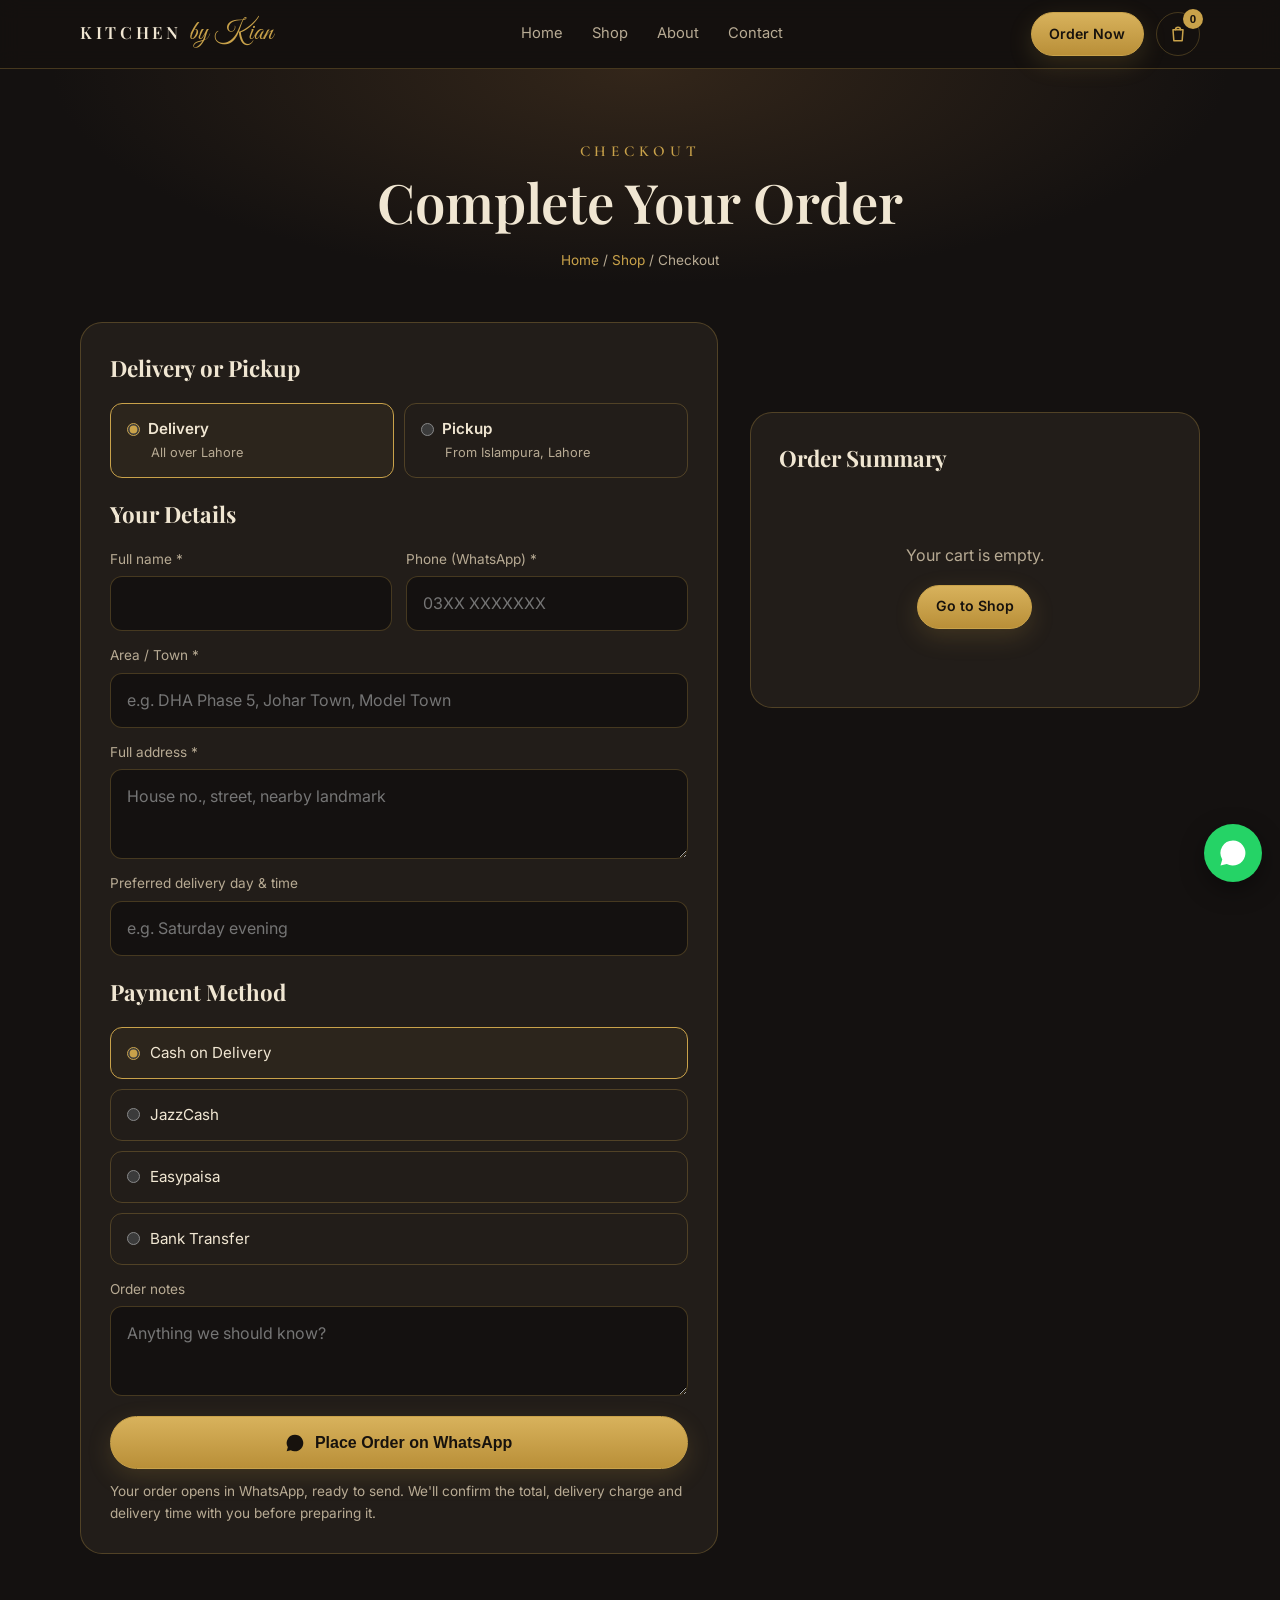
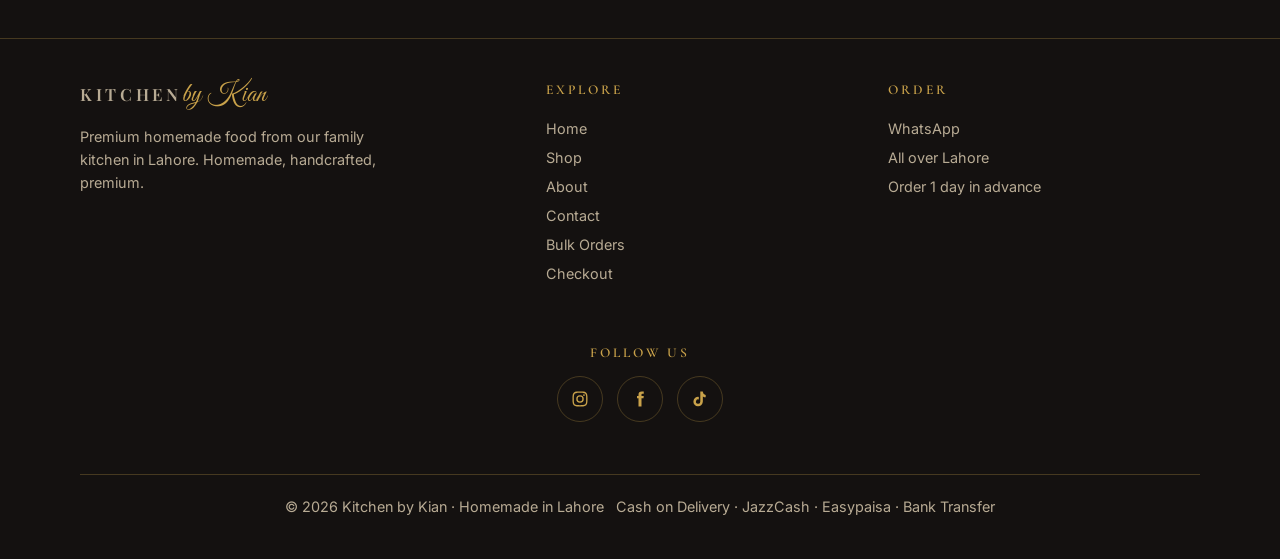
<file: checkout.html>
<!doctype html>
<html lang="en">
<head>
<meta charset="utf-8">
<meta name="viewport" content="width=device-width, initial-scale=1">
<title>Checkout | Kitchen by Kian</title>
<meta name="description" content="Complete your Kitchen by Kian order.">
<meta name="theme-color" content="#141110">
<link rel="canonical" href="https://kitchenbykian.com/checkout.html">
<meta property="og:url" content="https://kitchenbykian.com/checkout.html">
<meta property="og:type" content="website">
<meta property="og:site_name" content="Kitchen by Kian">
<meta name="robots" content="noindex">
<link rel="icon" type="image/png" href="favicon.png">
<link rel="apple-touch-icon" href="favicon.png">
<meta property="og:title" content="Checkout | Kitchen by Kian">
<meta property="og:description" content="Complete your Kitchen by Kian order.">
<meta property="og:image" content="https://kitchenbykian.com/share-cheese-chaska-roll.jpg">
<meta property="og:image:width" content="1200">
<meta property="og:image:height" content="630">
<meta property="og:image:alt" content="Kitchen by Kian Cheese Chaska Roll: homemade frozen chicken and cheese rolls on a black plate, Lahore">
<meta name="twitter:card" content="summary_large_image">
<meta name="twitter:image" content="https://kitchenbykian.com/share-cheese-chaska-roll.jpg">
<meta name="twitter:image:alt" content="Kitchen by Kian Cheese Chaska Roll: homemade frozen chicken and cheese rolls on a black plate, Lahore">
<link rel="preconnect" href="https://fonts.googleapis.com">
<link rel="preconnect" href="https://fonts.gstatic.com" crossorigin>
<link href="https://fonts.googleapis.com/css2?family=Cormorant+Garamond:wght@500;600&family=Great+Vibes&family=Playfair+Display:wght@500;600;700&family=Inter:wght@400;500;600&display=swap" rel="stylesheet">
<link rel="stylesheet" href="styles.css?v=20261105b">
</head>
<body data-page="checkout">
<div id="site-header"></div>
<header class="page-hero" style="padding-bottom:30px">
  <div class="wrap">
    <div class="eyebrow">Checkout</div>
    <h1 id="coTitle">Complete Your Order</h1>
    <div class="crumbs"><a href="/">Home</a> / <a href="shop.html">Shop</a> / Checkout</div>
  </div>
</header>
<section style="padding-top:20px">
  <div class="wrap" id="coWrap">
    <div class="two">
      <form class="panel" id="checkoutForm" novalidate>
        <h3>Delivery or Pickup</h3>
        <div class="radios method" id="methodBox"></div>
        <div class="pickup-info" id="pickupInfo" hidden></div>
        <h3 style="margin-top:1.2rem">Your Details</h3>
        <div class="row2">
          <div class="field" data-req><label for="n">Full name *</label><input id="n" name="name" autocomplete="name"><span class="err">Please enter your name</span></div>
          <div class="field" data-req><label for="ph">Phone (WhatsApp) *</label><input id="ph" name="phone" inputmode="tel" autocomplete="tel" placeholder="03XX XXXXXXX"><span class="err">Please enter a valid mobile number</span></div>
        </div>
        <div id="deliveryFields">
        <div class="field" data-req><label for="ar">Area / Town *</label><input id="ar" name="area" placeholder="e.g. DHA Phase 5, Johar Town, Model Town"><span class="err">Please enter your area</span></div>
        <div class="field" data-req><label for="ad">Full address *</label><textarea id="ad" name="address" placeholder="House no., street, nearby landmark"></textarea><span class="err">Please enter your address</span></div>
        </div>
        <div class="field"><label for="wh" id="whLabel">Preferred delivery day &amp; time</label><input id="wh" name="when" placeholder="e.g. Saturday evening"></div>
        <h3 style="margin-top:1.2rem">Payment Method</h3>
        <div class="radios" id="payBox"></div>
        <div class="field" style="margin-top:14px"><label for="nt">Order notes</label><textarea id="nt" name="notes" placeholder="Anything we should know?"></textarea></div>
        <button class="btn" id="placeBtn" type="submit" style="width:100%;justify-content:center;margin-top:6px"><svg viewBox="0 0 24 24" fill="currentColor"><path d="M12 2a10 10 0 0 0-8.6 15.1L2 22l5-1.3A10 10 0 1 0 12 2Z"/></svg><span>Place Order on WhatsApp</span></button>
        <p class="note" id="coNote">Your order opens in WhatsApp, ready to send. We'll confirm the total and delivery time with you before preparing it.</p>
      </form>
      <div class="panel sticky">
        <h3>Order Summary</h3>
        <div id="orderSummary"></div>
      </div>
    </div>
  </div>
</section>
<div id="site-footer"></div>
<script src="config.js?v=20261105b"></script>
<script src="app.js?v=20261105b"></script>
<script>initCheckout();</script>
</body>
</html>
</file>
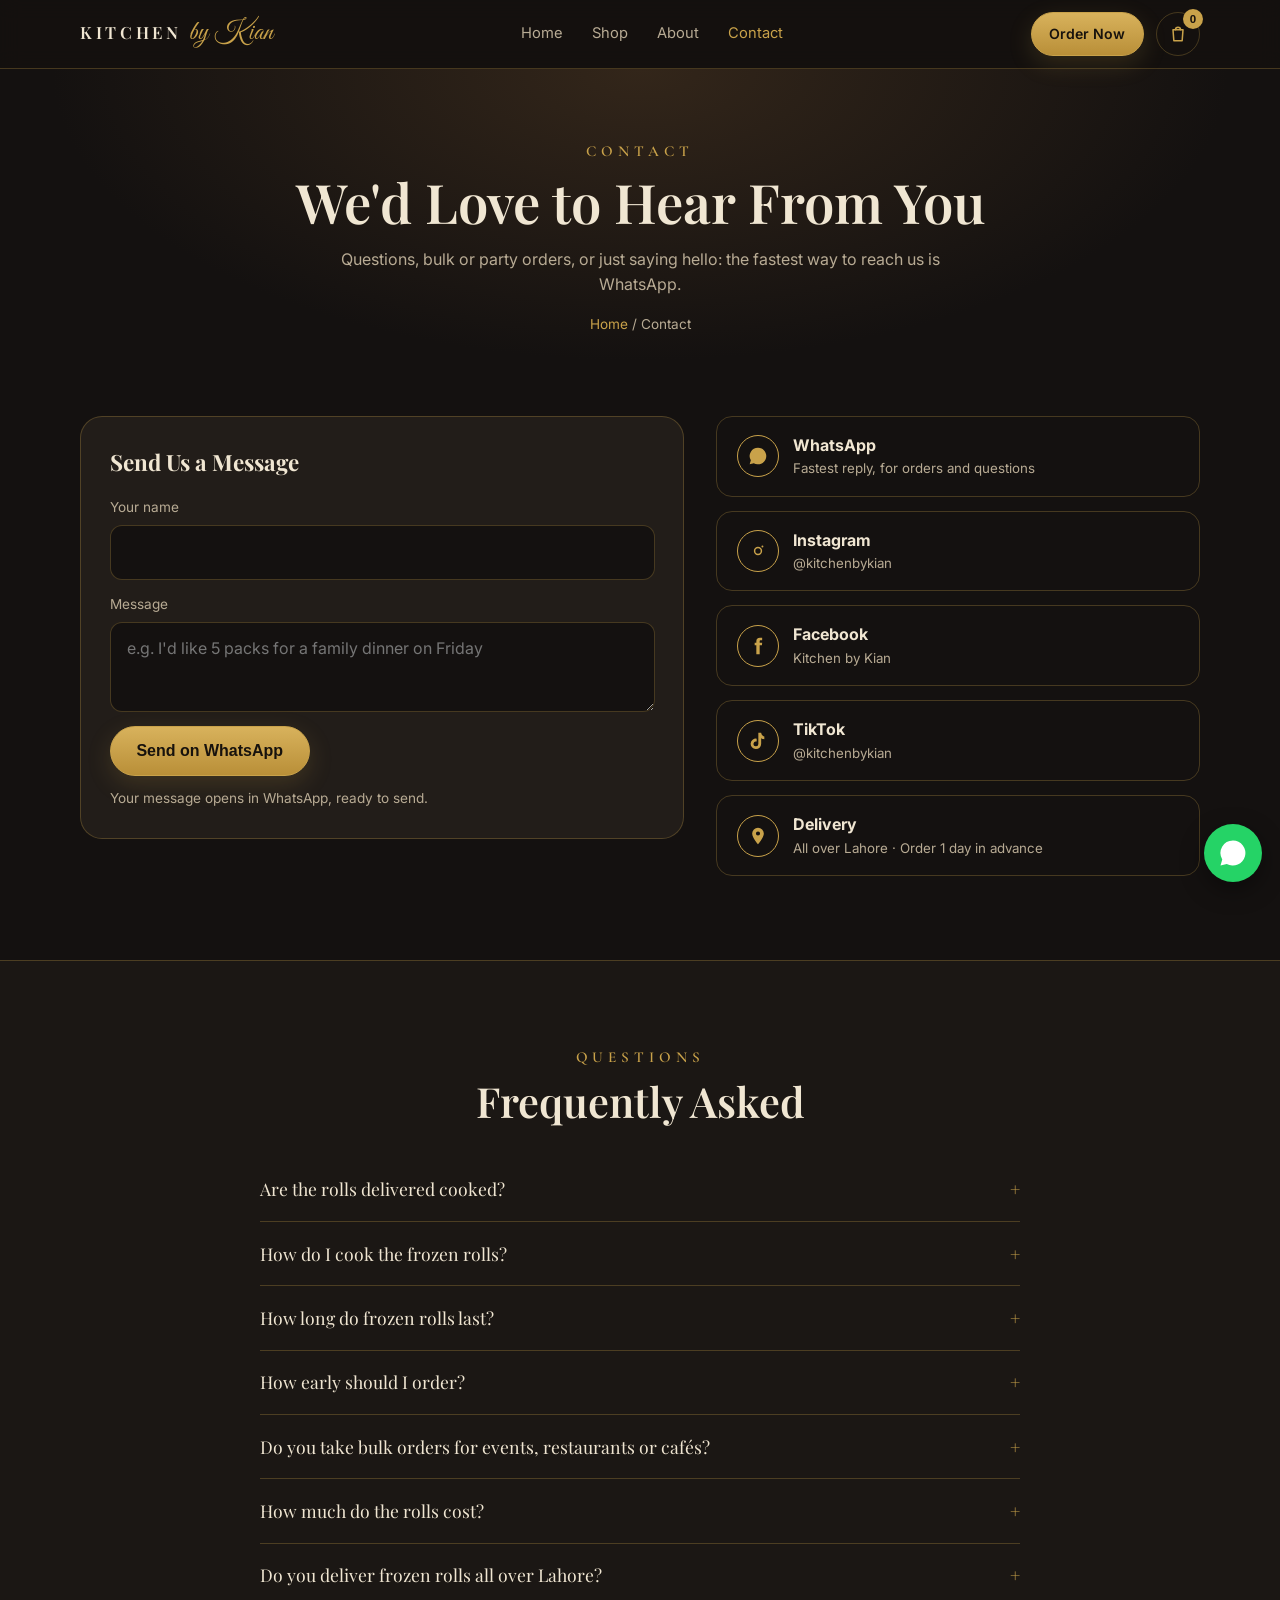
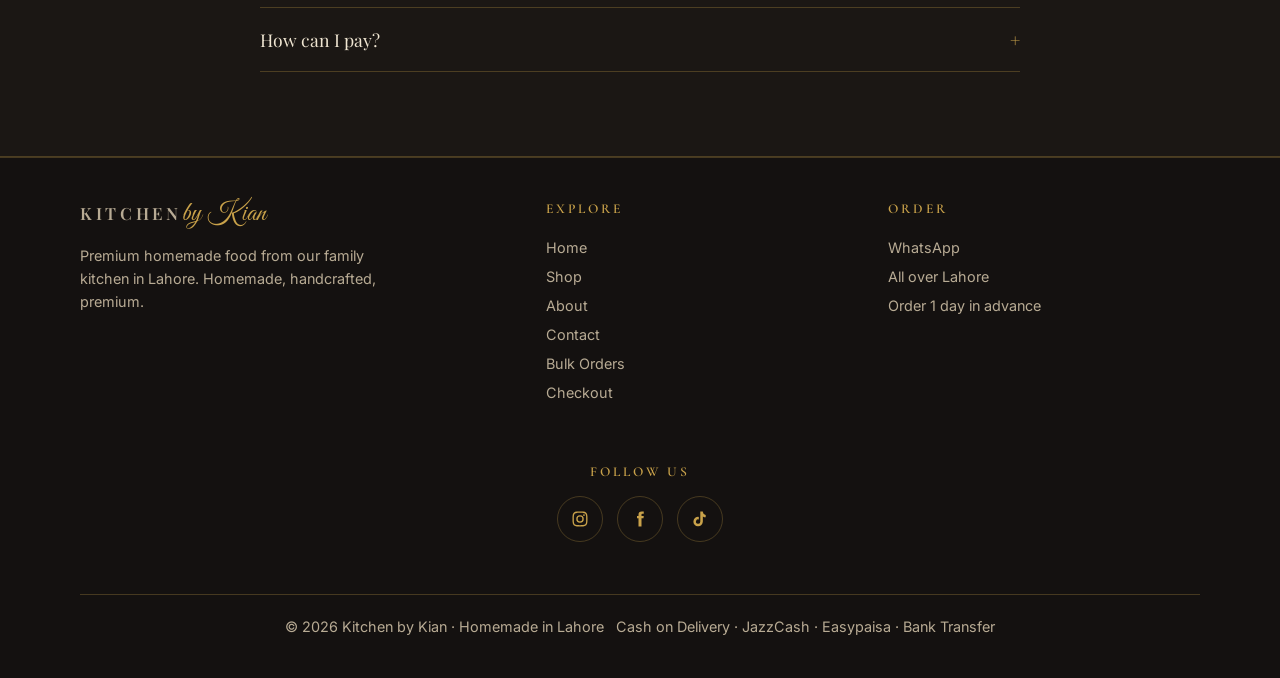
<file: contact.html>
<!doctype html>
<html lang="en">
<head>
<meta charset="utf-8">
<meta name="viewport" content="width=device-width, initial-scale=1">
<title>Contact Kitchen by Kian | Order Homemade Rolls in Lahore</title>
<meta name="description" content="Order frozen Cheese Chaska Rolls (chicken &amp; cheese) on WhatsApp 0330 4067230. Delivery all over Lahore, pickup in Islampura, bulk orders for events and cafés.">
<meta name="theme-color" content="#141110">
<link rel="canonical" href="https://kitchenbykian.com/contact.html">
<meta property="og:url" content="https://kitchenbykian.com/contact.html">
<meta property="og:type" content="website">
<meta property="og:site_name" content="Kitchen by Kian">
<link rel="icon" type="image/png" href="favicon.png">
<link rel="apple-touch-icon" href="favicon.png">
<meta property="og:title" content="Contact Kitchen by Kian | Order Homemade Rolls in Lahore">
<meta property="og:description" content="Order frozen Cheese Chaska Rolls (chicken &amp; cheese) on WhatsApp 0330 4067230. Delivery all over Lahore, pickup in Islampura, bulk orders for events and cafés.">
<script type="application/ld+json">
{
 "@context": "https://schema.org",
 "@type": "FAQPage",
 "mainEntity": [
  {
   "@type": "Question",
   "name": "Are the rolls delivered cooked?",
   "acceptedAnswer": {
    "@type": "Answer",
    "text": "No. Our Cheese Chaska Rolls are delivered frozen and ready to cook. Please put them in the freezer as soon as they arrive. Fried, ready-to-eat rolls are coming soon."
   }
  },
  {
   "@type": "Question",
   "name": "How do I cook the frozen rolls?",
   "acceptedAnswer": {
    "@type": "Answer",
    "text": "Deep-fry straight from frozen on medium heat for 5–7 minutes until golden. No need to thaw."
   }
  },
  {
   "@type": "Question",
   "name": "How long do frozen rolls last?",
   "acceptedAnswer": {
    "@type": "Answer",
    "text": "Up to 1 month in the freezer when kept sealed. Once thawed, please don't refreeze."
   }
  },
  {
   "@type": "Question",
   "name": "How early should I order?",
   "acceptedAnswer": {
    "@type": "Answer",
    "text": "Order 1 day in advance. For same-day orders, message us on WhatsApp and we'll do our best."
   }
  },
  {
   "@type": "Question",
   "name": "Do you take bulk orders for events, restaurants or cafés?",
   "acceptedAnswer": {
    "@type": "Answer",
    "text": "Yes. We supply frozen Cheese Chaska Rolls in bulk for events, gatherings, office parties, restaurants and cafés in Lahore. Message us on WhatsApp with the quantity and date and we'll arrange it."
   }
  },
  {
   "@type": "Question",
   "name": "How much do the rolls cost?",
   "acceptedAnswer": {
    "@type": "Answer",
    "text": "Frozen Cheese Chaska Rolls (chicken & cheese, ready to cook): Pack of 5 for Rs 800 and Pack of 10 for Rs 1,500. The delivery charge is confirmed on WhatsApp."
   }
  },
  {
   "@type": "Question",
   "name": "Do you deliver frozen rolls all over Lahore?",
   "acceptedAnswer": {
    "@type": "Answer",
    "text": "Yes. We deliver frozen, ready-to-cook chicken cheese rolls all over Lahore, or you can pick up from Islampura. The exact pickup address is shared on WhatsApp when we confirm your order."
   }
  },
  {
   "@type": "Question",
   "name": "How can I pay?",
   "acceptedAnswer": {
    "@type": "Answer",
    "text": "Cash on Delivery · JazzCash · Easypaisa · Bank Transfer."
   }
  }
 ]
}
</script>
<meta property="og:image" content="https://kitchenbykian.com/share-cheese-chaska-roll.jpg">
<meta property="og:image:width" content="1200">
<meta property="og:image:height" content="630">
<meta property="og:image:alt" content="Kitchen by Kian Cheese Chaska Roll: homemade frozen chicken and cheese rolls on a black plate, Lahore">
<meta name="twitter:card" content="summary_large_image">
<meta name="twitter:image" content="https://kitchenbykian.com/share-cheese-chaska-roll.jpg">
<meta name="twitter:image:alt" content="Kitchen by Kian Cheese Chaska Roll: homemade frozen chicken and cheese rolls on a black plate, Lahore">
<link rel="preconnect" href="https://fonts.googleapis.com">
<link rel="preconnect" href="https://fonts.gstatic.com" crossorigin>
<link href="https://fonts.googleapis.com/css2?family=Cormorant+Garamond:wght@500;600&family=Great+Vibes&family=Playfair+Display:wght@500;600;700&family=Inter:wght@400;500;600&display=swap" rel="stylesheet">
<link rel="stylesheet" href="styles.css?v=20261105b">
</head>
<body data-page="contact">
<div id="site-header"></div>
<header class="page-hero">
  <div class="wrap">
    <div class="eyebrow">Contact</div>
    <h1>We'd Love to Hear From You</h1>
    <p>Questions, bulk or party orders, or just saying hello: the fastest way to reach us is WhatsApp.</p>
    <div class="crumbs"><a href="/">Home</a> / Contact</div>
  </div>
</header>
<section style="padding-top:30px">
  <div class="wrap two">
    <div class="panel reveal">
      <h3>Send Us a Message</h3>
      <form id="contactForm" novalidate>
        <div class="field"><label for="cn">Your name</label><input id="cn" name="name" autocomplete="name" required></div>
        <div class="field"><label for="cm">Message</label><textarea id="cm" name="message" placeholder="e.g. I'd like 5 packs for a family dinner on Friday"></textarea></div>
        <button class="btn" type="submit"><span>Send on WhatsApp</span></button>
        <p class="note">Your message opens in WhatsApp, ready to send.</p>
      </form>
    </div>
    <div class="reveal d1">
      <div class="contact-list">
        <a class="wa-link" href="#"><span class="ic2"><svg viewBox="0 0 24 24"><path d="M12 2a10 10 0 0 0-8.6 15.1L2 22l5-1.3A10 10 0 1 0 12 2Z"/></svg></span><span><b>WhatsApp</b><small>Fastest reply, for orders and questions</small></span></a>
        <a id="cIg" target="_blank" rel="noopener"><span class="ic2"><svg viewBox="0 0 24 24"><path d="M12 7a5 5 0 1 0 0 10 5 5 0 0 0 0-10Zm0 8.2a3.2 3.2 0 1 1 0-6.4 3.2 3.2 0 0 1 0 6.4ZM17.3 5.5a1.2 1.2 0 1 0 0 2.4 1.2 1.2 0 0 0 0-2.4Z"/></svg></span><span><b>Instagram</b><small>@kitchenbykian</small></span></a>
        <a id="cFb" target="_blank" rel="noopener"><span class="ic2"><svg viewBox="0 0 24 24"><path d="M14 8V6.3c0-.8.2-1.3 1.4-1.3H17V2h-2.6C11.3 2 10 3.6 10 6.2V8H8v3h2v11h4V11h2.7l.3-3h-3Z"/></svg></span><span><b>Facebook</b><small>Kitchen by Kian</small></span></a>
        <a id="cTt" target="_blank" rel="noopener"><span class="ic2"><svg viewBox="0 0 24 24"><path d="M19.6 6.7a4.8 4.8 0 0 1-3.8-4.2V2h-3.4v13.4a2.9 2.9 0 1 1-2-2.7V9.2a6.3 6.3 0 1 0 5.4 6.2V8.6a8.1 8.1 0 0 0 3.8 1.2V6.7Z"/></svg></span><span><b>TikTok</b><small>@kitchenbykian</small></span></a>
        <div><span class="ic2"><svg viewBox="0 0 24 24"><path d="M12 2a7 7 0 0 0-7 7c0 5 7 13 7 13s7-8 7-13a7 7 0 0 0-7-7Zm0 9.5A2.5 2.5 0 1 1 12 6.5a2.5 2.5 0 0 1 0 5Z"/></svg></span><span><b>Delivery</b><small><span data-fill="areas">All over Lahore</span> · <span data-fill="timing">Order 1 day in advance</span></small></span></div>
      </div>
    </div>
  </div>
</section>
<section class="alt">
  <div class="wrap">
    <div class="center reveal"><div class="eyebrow">Questions</div><h2>Frequently Asked</h2></div>
    <div class="faq reveal">
      <details><summary>Are the rolls delivered cooked?</summary><p>No. Our Cheese Chaska Rolls are delivered frozen and ready to cook. Please put them in the freezer as soon as they arrive. Fried, ready-to-eat rolls are coming soon.</p></details>
      <details><summary>How do I cook the frozen rolls?</summary><p>Deep-fry straight from frozen on medium heat for 5–7 minutes until golden. No need to thaw.</p></details>
      <details><summary>How long do frozen rolls last?</summary><p>Up to 1 month in the freezer when kept sealed. Once thawed, please don't refreeze.</p></details>
      <details><summary>How early should I order?</summary><p><span data-fill="timing">Order 1 day in advance</span>. For same-day orders, message us on WhatsApp and we'll do our best.</p></details>
      <details><summary>Do you take bulk orders for events, restaurants or cafés?</summary><p>Yes. We supply frozen Cheese Chaska Rolls in bulk for events, gatherings, office parties, restaurants and cafés in Lahore. Message us on WhatsApp with the quantity and date and we'll arrange it. <a href="bulk-orders.html">More about bulk orders</a>.</p></details>
      <details><summary>How much do the rolls cost?</summary><p>Frozen Cheese Chaska Rolls (chicken &amp; cheese, ready to cook): Pack of 5 for Rs 800 and Pack of 10 for Rs 1,500. The delivery charge is confirmed on WhatsApp.</p></details>
      <details><summary>Do you deliver frozen rolls all over Lahore?</summary><p>Yes. We deliver frozen, ready-to-cook chicken cheese rolls all over Lahore, or you can pick up from Islampura. The exact pickup address is shared on WhatsApp when we confirm your order.</p></details>
      <details><summary>How can I pay?</summary><p><span data-fill="payment">Cash on Delivery · JazzCash · Easypaisa · Bank Transfer</span>.</p></details>
    </div>
  </div>
</section>
<div id="site-footer"></div>
<script src="config.js?v=20261105b"></script>
<script src="app.js?v=20261105b"></script>
<script>initContact(); const S=CONFIG.social; document.getElementById('cIg').href=S.instagram; document.getElementById('cFb').href=S.facebook; document.getElementById('cTt').href=S.tiktok;</script>
</body>
</html>
</file>
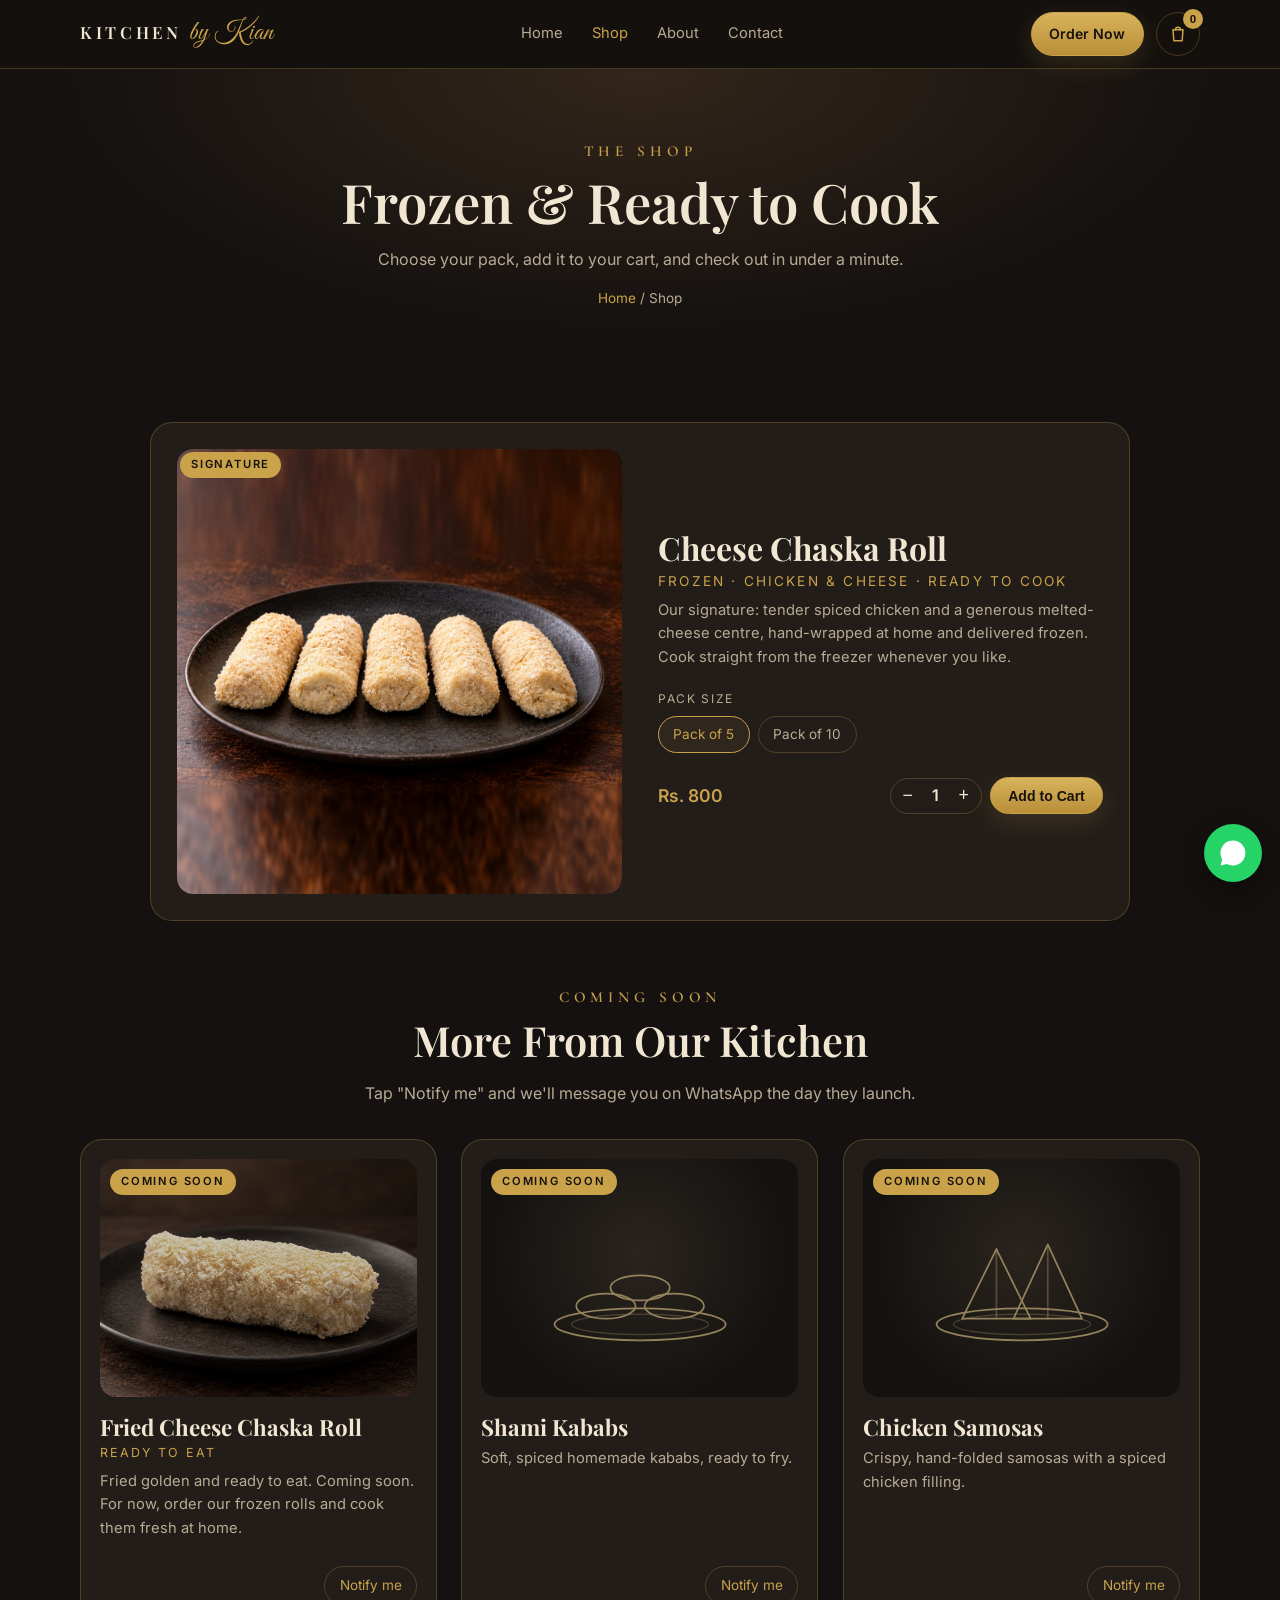
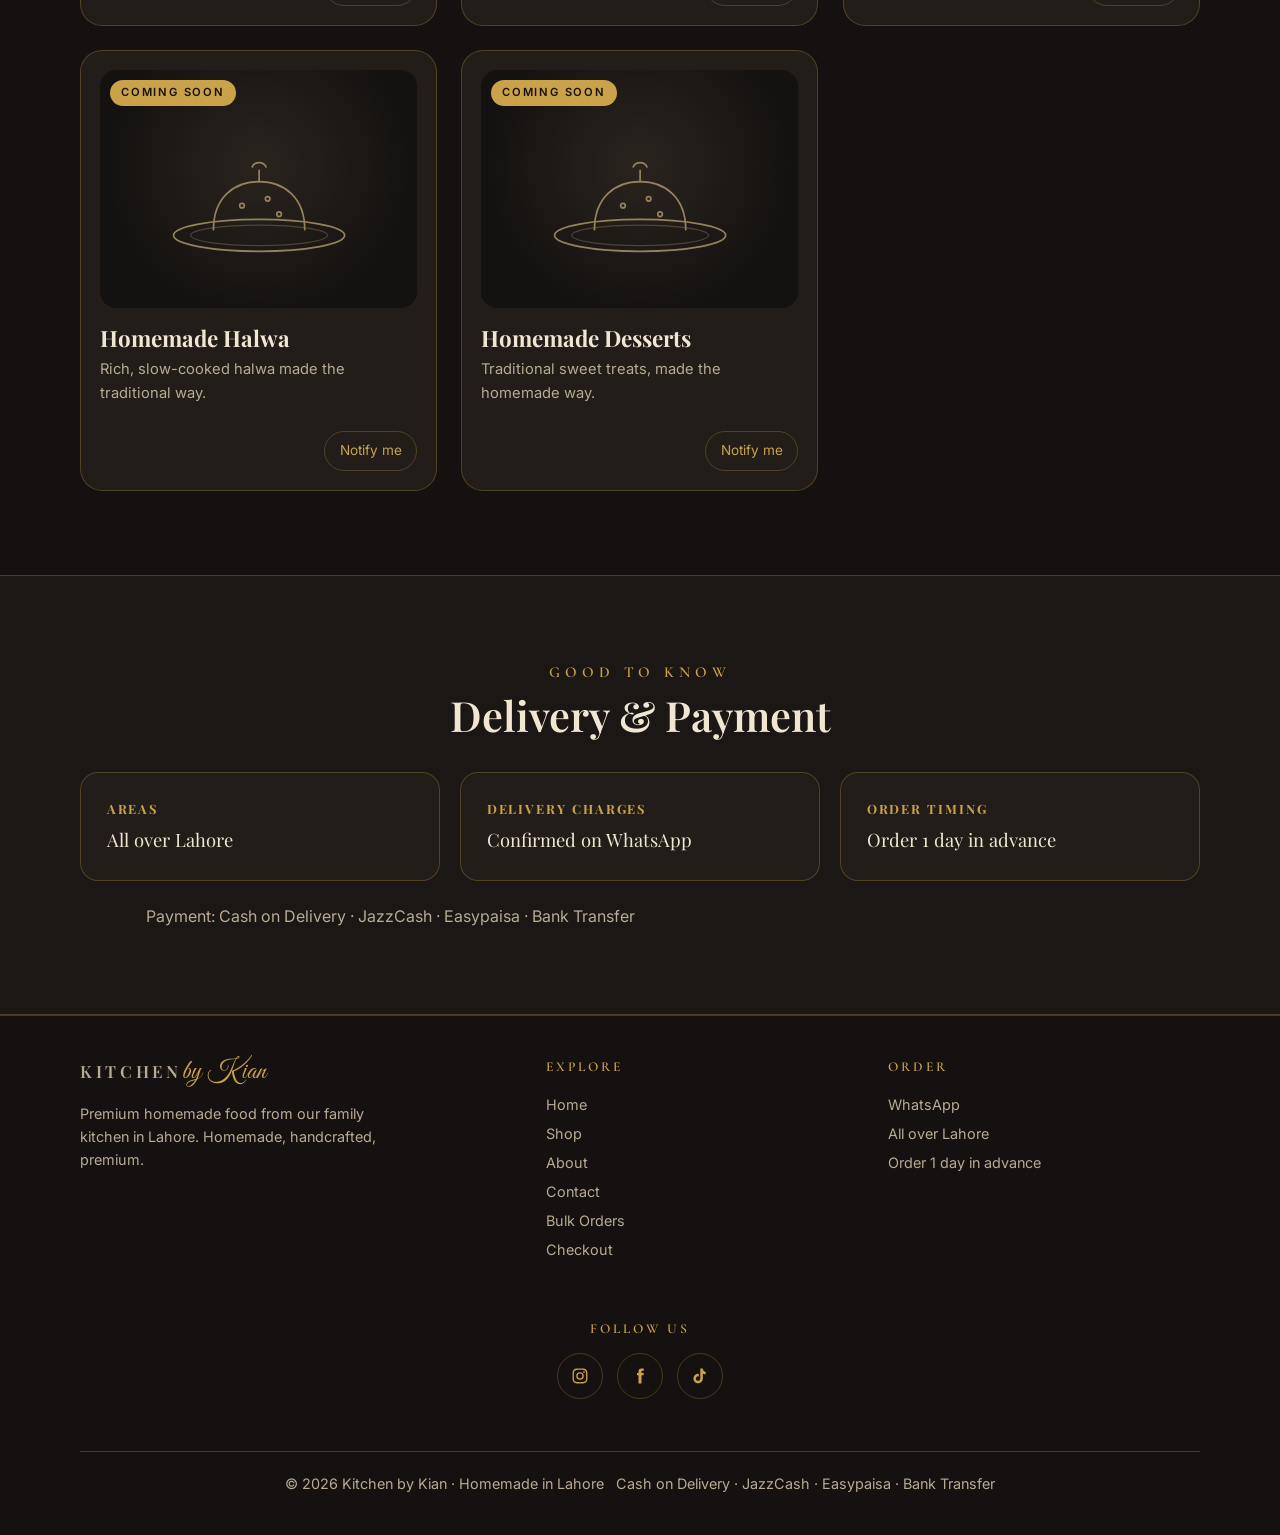
<file: shop.html>
<!doctype html>
<html lang="en">
<head>
<meta charset="utf-8">
<meta name="viewport" content="width=device-width, initial-scale=1">
<title>Shop Cheese Chaska Roll | Frozen, Ready-to-Cook Chicken Cheese Rolls Lahore</title>
<meta name="description" content="Order Cheese Chaska Rolls in Lahore: homemade chicken &amp; cheese rolls, delivered frozen and ready to cook. Pack of 5 or 10.">
<meta name="theme-color" content="#141110">
<link rel="canonical" href="https://kitchenbykian.com/shop.html">
<meta property="og:url" content="https://kitchenbykian.com/shop.html">
<meta property="og:type" content="website">
<meta property="og:site_name" content="Kitchen by Kian">
<link rel="icon" type="image/png" href="favicon.png">
<link rel="apple-touch-icon" href="favicon.png">
<meta property="og:title" content="Shop Cheese Chaska Roll | Frozen, Ready-to-Cook Chicken Cheese Rolls Lahore">
<meta property="og:description" content="Order Cheese Chaska Rolls in Lahore: homemade chicken &amp; cheese rolls, delivered frozen and ready to cook. Pack of 5 or 10.">
<meta property="og:image" content="https://kitchenbykian.com/share-cheese-chaska-roll.jpg">
<meta property="og:image:width" content="1200">
<meta property="og:image:height" content="630">
<meta property="og:image:alt" content="Kitchen by Kian Cheese Chaska Roll: homemade frozen chicken and cheese rolls on a black plate, Lahore">
<meta name="twitter:card" content="summary_large_image">
<meta name="twitter:image" content="https://kitchenbykian.com/share-cheese-chaska-roll.jpg">
<meta name="twitter:image:alt" content="Kitchen by Kian Cheese Chaska Roll: homemade frozen chicken and cheese rolls on a black plate, Lahore">
<link rel="preconnect" href="https://fonts.googleapis.com">
<link rel="preconnect" href="https://fonts.gstatic.com" crossorigin>
<link href="https://fonts.googleapis.com/css2?family=Cormorant+Garamond:wght@500;600&family=Great+Vibes&family=Playfair+Display:wght@500;600;700&family=Inter:wght@400;500;600&display=swap" rel="stylesheet">
<link rel="stylesheet" href="styles.css?v=20261105b">
<script type="application/ld+json">
{
 "@context": "https://schema.org",
 "@type": "Product",
 "name": "Cheese Chaska Roll — Frozen Chicken Cheese Roll",
 "description": "Homemade chicken & cheese rolls from Kitchen by Kian, Lahore. Delivered frozen and ready to cook; deep-fry from frozen 5–7 minutes.",
 "image": [
  "https://kitchenbykian.com/photos/pack-5.jpg",
  "https://kitchenbykian.com/photos/pack-10.jpg"
 ],
 "brand": {
  "@type": "Brand",
  "name": "Kitchen by Kian"
 },
 "offers": {
  "@type": "AggregateOffer",
  "priceCurrency": "PKR",
  "lowPrice": "800",
  "highPrice": "1500",
  "offerCount": "2",
  "availability": "https://schema.org/InStock",
  "url": "https://kitchenbykian.com/shop.html",
  "seller": {
   "@type": "Organization",
   "name": "Kitchen by Kian"
  }
 }
}
</script>
</head>
<body data-page="shop">
<div id="site-header"></div>
<header class="page-hero">
  <div class="wrap">
    <div class="eyebrow">The Shop</div>
    <h1>Frozen &amp; Ready to Cook</h1>
    <p>Choose your pack, add it to your cart, and check out in under a minute.</p>
    <div class="crumbs"><a href="/">Home</a> / Shop</div>
  </div>
</header>
<section style="padding-top:30px">
  <div class="wrap">
    <div class="shop-grid" id="shopGrid"><p class="center sub">Cheese Chaska Roll (chicken &amp; cheese) — frozen, ready to cook. Pack of 5: Rs 800 · Pack of 10: Rs 1,500. Order online and we confirm on WhatsApp.</p></div>
    <div class="center reveal soon-title"><div class="eyebrow">Coming Soon</div><h2>More From Our Kitchen</h2><p class="sub">Tap "Notify me" and we'll message you on WhatsApp the day they launch.</p></div>
    <div class="shop-grid four" id="soonGrid"></div>
  </div>
</section>
<section class="alt">
  <div class="wrap">
    <div class="center reveal"><div class="eyebrow">Good to Know</div><h2>Delivery &amp; Payment</h2></div>
    <div class="info">
      <div class="card tilt reveal"><div class="shine"></div><div class="lift"><b>Areas</b><div data-fill="areas">All over Lahore</div></div></div>
      <div class="card tilt reveal d1"><div class="shine"></div><div class="lift"><b>Delivery Charges</b><div data-fill="fee">Confirmed on WhatsApp</div></div></div>
      <div class="card tilt reveal d2"><div class="shine"></div><div class="lift"><b>Order Timing</b><div data-fill="timing">Order 1 day in advance</div></div></div>
    </div>
    <p class="center sub reveal" style="margin-top:1.4rem">Payment: <span data-fill="payment">Cash on Delivery · JazzCash · Easypaisa · Bank Transfer</span></p>
  </div>
</section>
<div id="site-footer"></div>
<script src="config.js?v=20261105b"></script>
<script src="app.js?v=20261105b"></script>
<script>renderProducts(document.getElementById('shopGrid'),{status:'available'}); renderProducts(document.getElementById('soonGrid'),{status:'soon'});</script>
</body>
</html>
</file>
<file: styles.css>
:root{
    color-scheme:dark;
    --bg:#141110; --bg2:#1b1714; --card:#221d19; --gold:#c9a24a; --gold-soft:#e2c27a;
    --cream:#f0e6d2; --muted:#b8ab94; --line:rgba(201,162,74,.28);
    --glow:#33261a; --nav:rgba(20,17,15,.85); --pic1:#3a2c1e; --pic2:#1b1613; --seal1:#3a2c1c; --seal2:#16120f;
    --packon:#2a231c; --soonbg:#2b241d; --final:#2e2318; --btn-a:#d8b25c; --btn-b:#b98f38; --on-gold:#17120d;
    --k1:#fff6e0; --k2:#e2c27a; --k3:#b98f38; --shadow:rgba(0,0,0,.5);
  }
  /* ---------- THEMES ---------- */
  [data-theme="maroon"]{--bg:#250d10;--bg2:#2e1115;--card:#3a171c;--gold:#d4af5a;--gold-soft:#ecd08c;--cream:#f7ecdb;--muted:#cdb4a4;--line:rgba(212,175,90,.3);
    --glow:#4a1a20;--nav:rgba(37,13,16,.88);--pic1:#4a1d23;--pic2:#25100f;--seal1:#4d1d24;--seal2:#1f0b0d;--packon:#45191f;--soonbg:#3a171c;--final:#4a1a20}
  [data-theme="emerald"]{--bg:#0d1a15;--bg2:#11221b;--card:#162b22;--gold:#cfa955;--gold-soft:#e6c983;--cream:#eee8d8;--muted:#a8b8aa;--line:rgba(207,169,85,.28);
    --glow:#163a2c;--nav:rgba(13,26,21,.88);--pic1:#1b3a2d;--pic2:#0e1c16;--seal1:#1c3b2e;--seal2:#0a1510;--packon:#1d3529;--soonbg:#162b22;--final:#163a2c}
  [data-theme="cream"]{color-scheme:light;--bg:#f7f0e3;--bg2:#efe4cf;--card:#fffaf1;--gold:#a87b2c;--gold-soft:#c79b48;--cream:#2b2016;--muted:#6e5d4a;--line:rgba(168,123,44,.3);
    --glow:#efdcb8;--nav:rgba(247,240,227,.9);--pic1:#f3e4c6;--pic2:#e8d6b4;--seal1:#2b2016;--seal2:#17110b;--packon:#f5ead6;--soonbg:#fffaf1;--final:#efdcb8;
    --btn-a:#b98f38;--btn-b:#93691f;--on-gold:#fffaf0;--shadow:rgba(80,55,20,.18)}
  [data-theme="cream"] .seal .core .e{color:#cdbb9c}
  [data-theme="cream"] .seal .core .b{color:#d8b25c}
  [data-theme="cream"] .item.soon .pic{filter:saturate(.7) opacity(.7)}
  *{box-sizing:border-box;margin:0;padding:0}
  html{scroll-behavior:smooth}
  body{background:var(--bg);color:var(--cream);font-family:Inter,system-ui,sans-serif;line-height:1.6;overflow-x:hidden}
  a{color:inherit;text-decoration:none}
  .wrap{max-width:1160px;margin:0 auto;padding:0 20px;position:relative;z-index:2}
  .eyebrow{font-family:"Cormorant Garamond",serif;font-weight:600;letter-spacing:.32em;text-transform:uppercase;color:var(--gold);font-size:.95rem}
  h2{font-family:"Playfair Display",serif;font-weight:600;font-size:clamp(1.8rem,4vw,2.6rem);line-height:1.2;margin:.4rem 0 1rem}
  .btn{display:inline-flex;align-items:center;gap:.6rem;background:linear-gradient(180deg,var(--btn-a),var(--btn-b));color:var(--on-gold);font-weight:600;padding:.95rem 1.6rem;border-radius:999px;transition:transform .2s, box-shadow .2s;border:1px solid var(--gold);box-shadow:0 8px 24px rgba(201,162,74,.18);cursor:pointer;font-size:1rem}
  .btn:hover{transform:translateY(-2px);box-shadow:0 12px 30px rgba(201,162,74,.3)}
  .btn.ghost{background:transparent;color:var(--gold);box-shadow:none}
  .btn.ghost:hover{background:rgba(201,162,74,.1)}
  .btn.sm{padding:.6rem 1.1rem;font-size:.88rem}
  .btn svg{width:20px;height:20px;flex:none}

  /* nav */
  nav{position:sticky;top:env(safe-area-inset-top,0px);z-index:40;background:var(--nav);backdrop-filter:blur(10px);border-bottom:1px solid var(--line)}
  nav .wrap{display:flex;align-items:center;justify-content:space-between;height:68px}
  .logo{display:flex;align-items:baseline;gap:.45rem;line-height:1}
  .logo b{font-family:"Playfair Display",serif;font-weight:600;letter-spacing:.22em;font-size:1.05rem}
  .logo i{font-family:"Great Vibes",cursive;font-style:normal;color:var(--gold);font-size:1.7rem}
  .links{display:flex;gap:1.8rem;font-size:.92rem;color:var(--muted)}
  .links a:hover{color:var(--gold)}
  @media(max-width:820px){.links{display:none}}

  /* floating decor */
  .decor{position:absolute;inset:0;overflow:hidden;pointer-events:none;z-index:1}
  .decor span{position:absolute;opacity:.5;animation:drift 14s ease-in-out infinite}
  .decor svg{width:100%;height:100%}
  @keyframes drift{0%,100%{transform:translate(0,0) rotate(0)}50%{transform:translate(18px,-26px) rotate(14deg)}}

  /* hero */
  .hero{position:relative;padding:56px 0 70px;background:radial-gradient(ellipse at 70% 30%,var(--glow) 0%,var(--bg) 60%);overflow:hidden}
  .hero .wrap{display:grid;grid-template-columns:1.05fr 1fr;gap:20px;align-items:center}
  .brand{margin:1rem 0 .6rem}
  .brand .k{display:block;font-family:"Playfair Display",serif;font-weight:600;letter-spacing:.24em;font-size:clamp(2.6rem,7vw,4.8rem);line-height:1}
  .brand .by{display:block;font-family:"Great Vibes",cursive;color:var(--gold);font-size:clamp(3rem,8vw,5.4rem);line-height:1;margin-top:.18em;padding-left:.6em}
  .divider{display:flex;align-items:center;gap:12px;margin:1rem 0 1.4rem}
  .divider span{height:1px;width:80px;background:var(--gold)}
  .divider em{width:9px;height:9px;background:var(--gold);transform:rotate(45deg)}
  .hero p.lead{max-width:520px;margin-bottom:2rem;color:var(--muted);font-size:1.08rem}
  .ctas{display:flex;gap:.8rem;flex-wrap:wrap}
  .badges{display:flex;gap:1.6rem;flex-wrap:wrap;margin-top:2.4rem;font-family:"Cormorant Garamond",serif;font-weight:600;letter-spacing:.18em;font-size:.85rem;color:var(--gold);text-transform:uppercase}
  .stage{position:relative;height:520px;display:grid;place-items:center;perspective:1000px}
  .media{display:none;position:relative;width:min(440px,92%);aspect-ratio:4/5;border-radius:220px 220px 26px 26px;overflow:hidden;border:1px solid var(--gold);box-shadow:0 40px 80px rgba(0,0,0,.5),0 0 0 10px rgba(201,162,74,.08)}
  .media video,.media img{width:100%;height:100%;object-fit:cover;display:block}
  .stage.has-media .media{display:block}
  .stage.has-media .emblem{display:none}
  .emblem{position:relative;width:min(460px,92vw);aspect-ratio:1;display:grid;place-items:center;transform-style:preserve-3d;transition:transform .3s ease}
  .emblem svg.spin{position:absolute;inset:0;width:100%;height:100%;animation:spin 40s linear infinite}
  .emblem text{font-family:"Cormorant Garamond",serif;font-weight:600;font-size:17px;letter-spacing:4px;fill:var(--gold)}
  .seal{position:relative;width:64%;aspect-ratio:1;border-radius:50%;background:radial-gradient(circle at 35% 30%,var(--seal1),var(--seal2) 70%);box-shadow:0 30px 70px rgba(0,0,0,.6),inset 0 0 40px rgba(201,162,74,.12);display:grid;place-items:center;transform:translateZ(40px)}
  .seal .ring1{position:absolute;inset:6%;border-radius:50%;border:2px solid var(--gold)}
  .seal .ring2{position:absolute;inset:10%;border-radius:50%;border:1px solid rgba(201,162,74,.45)}
  .seal::after{content:"";position:absolute;inset:0;border-radius:50%;background:conic-gradient(from 0deg,transparent 0 70%,rgba(255,226,160,.28) 78%,transparent 86%);animation:spin 6s linear infinite;mix-blend-mode:screen}
  .core{display:flex;flex-direction:column;align-items:center;line-height:1}
  .core .k{font-family:"Playfair Display",serif;font-weight:600;font-size:clamp(4.5rem,13vw,7.5rem);color:var(--cream);background:linear-gradient(180deg,var(--k1),var(--k2) 60%,var(--k3));-webkit-background-clip:text;background-clip:text;-webkit-text-fill-color:transparent}
  .core .b{font-family:"Great Vibes",cursive;color:var(--gold);font-size:clamp(1.8rem,5vw,2.6rem);margin-top:-.15em}
  .core .e{font-family:"Cormorant Garamond",serif;font-weight:600;letter-spacing:.3em;font-size:.8rem;color:var(--muted);margin-top:.6rem}
  .steam{position:absolute;top:2%;left:50%;transform:translateX(-50%);display:flex;gap:16px}
  .steam i{display:block;width:3px;height:46px;border-radius:3px;background:linear-gradient(180deg,transparent,rgba(240,230,210,.35),transparent);animation:steam 3.2s ease-in-out infinite}
  .steam i:nth-child(2){animation-delay:.8s;height:58px}.steam i:nth-child(3){animation-delay:1.6s}
  @keyframes steam{0%{opacity:0;transform:translateY(20px) scaleY(.6)}40%{opacity:1}100%{opacity:0;transform:translateY(-30px) scaleY(1.2) skewX(10deg)}}
  @keyframes spin{to{transform:rotate(360deg)}}
  /* ---------- HERO OPTIONS ---------- */
  .hv{color:var(--gold);display:none;position:relative;width:min(460px,92vw);aspect-ratio:1;place-items:center}
  .stage[data-hero="roll"] .emblem,.stage[data-hero="cloche"] .emblem,.stage[data-hero="orbit"] .emblem{display:none}
  .stage[data-hero="roll"] .hv-roll,.stage[data-hero="cloche"] .hv-cloche,.stage[data-hero="orbit"] .hv-orbit{display:grid}
  .stage.has-media .hv{display:none!important}
  .hv svg{width:100%;height:100%;overflow:visible}
  .hv-roll .draw{stroke-dasharray:900;stroke-dashoffset:900;animation:draw 2.2s ease forwards}
  @keyframes draw{to{stroke-dashoffset:0}}
  .hv-roll .half{transform-box:view-box;animation:pullL 4s ease-in-out infinite}
  .hv-roll .half.right{animation-name:pullR}
  @keyframes pullL{0%,15%{transform:translateX(0)}55%,75%{transform:translateX(-30px)}100%{transform:translateX(0)}}
  @keyframes pullR{0%,15%{transform:translateX(0)}55%,75%{transform:translateX(30px)}100%{transform:translateX(0)}}
  .hv-roll .strands{transform-box:view-box;transform-origin:220px 240px;animation:stretch 4s ease-in-out infinite}
  @keyframes stretch{0%,15%{transform:scaleX(1)}55%,75%{transform:scaleX(2.5)}100%{transform:scaleX(1)}}
  .hv-roll .drip{transform-box:view-box;transform-origin:220px 262px;animation:drip 4s ease-in-out infinite}
  @keyframes drip{0%,40%{transform:scaleY(0)}70%{transform:scaleY(1)}100%{transform:scaleY(0)}}
  .hv-roll .steam2 path{stroke-dasharray:120;animation:rise 3s ease-in-out infinite}
  .hv-roll .steam2 path:nth-child(2){animation-delay:1s}.hv-roll .steam2 path:nth-child(3){animation-delay:2s}
  @keyframes rise{0%{stroke-dashoffset:120;opacity:0}40%{opacity:1}100%{stroke-dashoffset:-120;opacity:0}}
  .hv-cloche .lid{transform-box:view-box;transform-origin:360px 294px;animation:lift 5s ease-in-out infinite}
  @keyframes lift{0%,20%{transform:none}45%,75%{transform:translate(30px,-70px) rotate(14deg)}100%{transform:none}}
  .hv-cloche .rays{opacity:0;animation:rays 5s ease-in-out infinite}
  @keyframes rays{0%,25%{opacity:0}50%,72%{opacity:1}95%{opacity:0}}
  .hv-cloche .reveal-txt{font-family:"Playfair Display",serif;font-weight:600;font-size:110px;fill:var(--gold);opacity:0;animation:rays 5s ease-in-out infinite}
  .cloche-cap{position:absolute;bottom:4%;left:0;right:0;text-align:center;font-family:"Great Vibes",cursive;color:var(--gold);font-size:2rem}
  .hv-orbit{perspective:900px}
  .mono{font-family:"Playfair Display",serif;font-weight:700;font-size:clamp(10rem,30vw,15rem);line-height:1;color:var(--k2);
    text-shadow:1px 1px 0 #b98f38,2px 2px 0 #a8802f,3px 3px 0 #977226,4px 4px 0 #86641e,5px 5px 0 #755716,6px 6px 0 #644a10,8px 12px 30px rgba(0,0,0,.55);
    animation:sway 6s ease-in-out infinite;transform-style:preserve-3d}
  @keyframes sway{0%,100%{transform:rotateY(-14deg) rotateX(6deg)}50%{transform:rotateY(14deg) rotateX(-4deg)}}
  .mono-sub{position:absolute;bottom:10%;font-family:"Great Vibes",cursive;color:var(--gold);font-size:2.4rem}
  .orbit{position:absolute;inset:6%;transform-style:preserve-3d;transform:rotateX(72deg);animation:orb 14s linear infinite}
  .orbit .track{position:absolute;inset:0;border-radius:50%;border:1.5px solid var(--gold);opacity:.55}
  .orbit span{position:absolute;left:50%;top:50%;width:34px;height:34px;margin:-17px;transform:rotate(var(--a)) translateX(calc(min(460px,92vw)*.44)) rotateX(-72deg)}
  @keyframes orb{to{transform:rotateX(72deg) rotate(360deg)}}
  .prelaunch{display:none;background:linear-gradient(90deg,#b98f38,#e2c27a,#b98f38);color:#17120d;text-align:center;font-size:.9rem;font-weight:600;padding:.55rem 16px}
  .prelaunch a{text-decoration:underline}
  body.pre .prelaunch{display:block}
  @media(max-width:900px){
    .hero{padding:24px 0 56px}
    .hero .wrap{grid-template-columns:1fr;text-align:center}
    .stage{height:auto;padding:10px 0;order:-1}
    .brand .by{padding-left:0}
    .divider,.ctas,.badges{justify-content:center}
    .hero p.lead{margin-left:auto;margin-right:auto}
  }

  section{padding:84px 0;position:relative;overflow:hidden}
  .center{text-align:center}
  .sub{color:var(--muted);max-width:620px}
  .center .sub{margin:0 auto}
  .alt{background:var(--bg2);border-top:1px solid var(--line);border-bottom:1px solid var(--line)}

  /* 3D tilt cards */
  .tilt{transform-style:preserve-3d;transition:transform .25s ease, box-shadow .25s ease, border-color .25s;will-change:transform}
  .tilt .lift{transition:transform .25s ease}
  .tilt:hover .lift{transform:translateZ(30px)}
  .tilt:hover{box-shadow:0 30px 60px var(--shadow);border-color:var(--gold)}
  .shine{position:absolute;inset:0;border-radius:inherit;pointer-events:none;background:radial-gradient(circle at var(--mx,50%) var(--my,50%),rgba(226,194,122,.16),transparent 55%);opacity:0;transition:opacity .25s}
  .tilt:hover .shine{opacity:1}

  /* menu grid */
  .menu{display:grid;grid-template-columns:repeat(4,1fr);gap:22px;margin-top:2.6rem}
  @media(max-width:1000px){.menu{grid-template-columns:1fr 1fr}}
  @media(max-width:540px){.menu{grid-template-columns:1fr}}
  .item{position:relative;background:var(--card);border:1px solid var(--line);border-radius:22px;padding:1.2rem;display:flex;flex-direction:column}
  .item .pic{color:var(--gold);aspect-ratio:4/3;border-radius:16px;background:radial-gradient(circle at 50% 40%,var(--pic1),var(--pic2) 70%);display:grid;place-items:center;margin-bottom:1rem;overflow:hidden}
  .item .pic img{width:100%;height:100%;object-fit:cover}
  .item .pic svg{width:72%}
  .item h4{font-family:"Playfair Display",serif;font-size:1.22rem;line-height:1.25}
  .item p{color:var(--muted);font-size:.9rem;margin:.4rem 0 1rem;flex:1}
  .item .row{display:flex;align-items:center;justify-content:space-between;gap:.6rem}
  .item .price{color:var(--gold);font-weight:600}
  .badge{position:absolute;top:1.8rem;left:1.8rem;z-index:2;font-size:.7rem;letter-spacing:.16em;text-transform:uppercase;padding:.25rem .7rem;border-radius:999px;background:var(--gold);color:var(--on-gold);font-weight:600}
  .item.soon .badge{background:var(--soonbg);color:var(--gold);border:1px solid var(--gold)}
  .item.soon .pic{filter:saturate(.55) brightness(.8)}
  .notify{font-size:.85rem;color:var(--gold);border:1px solid var(--line);padding:.5rem .9rem;border-radius:999px}
  .notify:hover{border-color:var(--gold)}

  /* order configurator */
  .product{display:grid;grid-template-columns:1fr 1fr;gap:48px;align-items:center;margin-top:2.5rem}
  @media(max-width:860px){.product{grid-template-columns:1fr}}
  .photo{color:var(--gold);position:relative;aspect-ratio:1/1;border-radius:26px;background:radial-gradient(circle at 50% 45%,var(--pic1),var(--pic2) 70%);border:1px solid var(--line);display:grid;place-items:center;overflow:hidden}
  .photo img{width:100%;height:100%;object-fit:cover}
  .photo svg{width:78%}
  .tag{display:inline-block;border:1px solid var(--gold);color:var(--gold);border-radius:999px;padding:.25rem .8rem;font-size:.78rem;letter-spacing:.12em;text-transform:uppercase}
  .product h3{font-family:"Playfair Display",serif;font-size:clamp(1.8rem,3.6vw,2.4rem);margin:.8rem 0 .6rem;line-height:1.2}
  .product .desc{color:var(--muted);margin-bottom:1.6rem}
  .packs{display:grid;grid-template-columns:1fr 1fr;gap:14px;margin-bottom:1.4rem}
  .pack{background:var(--card);border:1px solid var(--line);border-radius:16px;padding:1.1rem 1.2rem;cursor:pointer;transition:.2s}
  .pack:hover,.pack.on{border-color:var(--gold);background:var(--packon);transform:translateY(-3px)}
  .pack .n{font-family:"Playfair Display",serif;font-size:1.25rem}
  .pack .p{color:var(--gold);font-weight:600;font-size:1.1rem;margin-top:.2rem}
  .pack small{color:var(--muted);display:block;font-size:.8rem}
  .options{display:flex;gap:10px;margin-bottom:1.6rem;flex-wrap:wrap}
  .opt{border:1px solid var(--line);border-radius:999px;padding:.45rem 1rem;font-size:.88rem;cursor:pointer;color:var(--muted);transition:.2s}
  .opt.on{border-color:var(--gold);color:var(--gold);background:rgba(201,162,74,.08)}
  .qty{display:flex;align-items:center;gap:14px;margin-bottom:1.6rem}
  .qty button{width:38px;height:38px;border-radius:50%;border:1px solid var(--line);background:var(--card);color:var(--cream);font-size:1.2rem;cursor:pointer}
  .qty button:hover{border-color:var(--gold)}
  .qty span{min-width:24px;text-align:center;font-weight:600}
  .total{color:var(--muted);margin-bottom:1.2rem;font-size:.95rem}
  .total b{color:var(--gold);font-size:1.15rem}

  /* features */
  .grid3{display:grid;grid-template-columns:repeat(3,1fr);gap:20px;margin-top:2.5rem}
  .grid4{display:grid;grid-template-columns:repeat(4,1fr);gap:20px;margin-top:2.5rem}
  @media(max-width:860px){.grid3,.grid4{grid-template-columns:1fr 1fr}}
  @media(max-width:520px){.grid3,.grid4{grid-template-columns:1fr}}
  .card{position:relative;background:var(--card);border:1px solid var(--line);border-radius:18px;padding:1.6rem}
  .card .ic{width:44px;height:44px;border-radius:50%;border:1px solid var(--gold);display:grid;place-items:center;color:var(--gold);font-family:"Playfair Display",serif;font-size:1.1rem;margin-bottom:1rem}
  .card h4{font-family:"Playfair Display",serif;font-size:1.2rem;margin-bottom:.4rem}
  .card p{color:var(--muted);font-size:.94rem}

  /* story */
  .story{max-width:760px;margin:0 auto;text-align:center}
  .story blockquote{font-family:"Cormorant Garamond",serif;font-size:clamp(1.4rem,3vw,1.9rem);line-height:1.45;margin:1rem 0 1.2rem}
  .story .sig{font-family:"Great Vibes",cursive;color:var(--gold);font-size:2.2rem}

  /* delivery */
  .info{display:grid;grid-template-columns:repeat(3,1fr);gap:20px;margin-top:2rem}
  @media(max-width:760px){.info{grid-template-columns:1fr}}
  .info .card b{display:block;color:var(--gold);font-size:.8rem;letter-spacing:.15em;text-transform:uppercase;margin-bottom:.4rem}
  .info .card div{font-family:"Playfair Display",serif;font-size:1.15rem}

  /* faq */
  details{border-bottom:1px solid var(--line);padding:1.1rem 0}
  summary{cursor:pointer;font-family:"Playfair Display",serif;font-size:1.1rem;list-style:none;display:flex;justify-content:space-between;gap:1rem}
  summary::-webkit-details-marker{display:none}
  summary::after{content:"+";color:var(--gold)}
  details[open] summary::after{content:"–"}
  details p{color:var(--muted);margin-top:.6rem}
  .faq{max-width:760px;margin:2rem auto 0}

  .final{text-align:center;padding:90px 0;background:radial-gradient(ellipse at 50% 100%,var(--final) 0%,var(--bg) 70%)}

  footer{border-top:1px solid var(--line);padding:40px 0;color:var(--muted);font-size:.9rem}
  footer .wrap{display:flex;justify-content:space-between;align-items:center;gap:1.5rem;flex-wrap:wrap}
  .social{display:flex;gap:14px}
  .social a{width:40px;height:40px;border:1px solid var(--line);border-radius:50%;display:grid;place-items:center;color:var(--gold);transition:.2s}
  .social a:hover{border-color:var(--gold);transform:translateY(-2px)}
  .social svg{width:18px;height:18px;fill:currentColor}

  .float{position:fixed;right:18px;bottom:18px;z-index:50;width:58px;height:58px;border-radius:50%;background:#25d366;display:grid;place-items:center;box-shadow:0 8px 24px rgba(0,0,0,.4);animation:pulse 2.6s ease-in-out infinite}
  .float svg{width:30px;height:30px;fill:#fff}
  @keyframes pulse{0%,100%{box-shadow:0 0 0 0 rgba(37,211,102,.5),0 8px 24px rgba(0,0,0,.4)}50%{box-shadow:0 0 0 12px rgba(37,211,102,0),0 8px 24px rgba(0,0,0,.4)}}

  /* scroll reveal */
  .reveal{opacity:0;transform:translateY(34px);transition:opacity .9s ease, transform .9s ease}
  .reveal.in{opacity:1;transform:none}
  .d1{transition-delay:.1s}.d2{transition-delay:.2s}.d3{transition-delay:.3s}

  @media (prefers-reduced-motion: reduce){
    *{animation:none!important;transition:none!important}
    .reveal{opacity:1;transform:none}
  }

/* =================== MULTI-PAGE ADDITIONS =================== */
.links a.active{color:var(--gold)}
.nav-right{display:flex;align-items:center;gap:12px}
.cart-btn{position:relative;width:44px;height:44px;border-radius:50%;border:1px solid var(--line);display:grid;place-items:center;color:var(--gold);background:transparent;cursor:pointer;transition:.2s}
.cart-btn:hover{border-color:var(--gold)}
.cart-btn svg{width:20px;height:20px}
.cart-count{position:absolute;top:-4px;right:-4px;min-width:20px;height:20px;padding:0 5px;border-radius:999px;background:var(--gold);color:var(--on-gold);font-size:.72rem;font-weight:700;display:grid;place-items:center}
.cart-count.bump{animation:bump .4s ease}
@keyframes bump{50%{transform:scale(1.35)}}
.burger{display:none;width:44px;height:44px;border-radius:50%;border:1px solid var(--line);background:transparent;color:var(--gold);cursor:pointer}
.burger svg{width:20px;height:20px}
@media(max-width:820px){
  .burger{display:grid;place-items:center}
  nav .btn.sm{display:none}
  .links.open{display:flex;position:absolute;top:68px;left:0;right:0;flex-direction:column;gap:0;background:var(--bg2);border-bottom:1px solid var(--line);padding:8px 20px}
  .links.open a{padding:14px 0;border-bottom:1px solid var(--line);font-size:1rem}
}

/* page header */
.page-hero{padding:70px 0 50px;text-align:center;background:radial-gradient(ellipse at 50% 0%,var(--glow) 0%,var(--bg) 65%);position:relative;overflow:hidden}
.page-hero h1{font-family:"Playfair Display",serif;font-weight:600;font-size:clamp(2.2rem,6vw,3.4rem);line-height:1.15;margin:.5rem 0 .8rem}
.page-hero p{color:var(--muted);max-width:620px;margin:0 auto}
.crumbs{font-size:.85rem;color:var(--muted);margin-top:1rem}
.crumbs a{color:var(--gold)}

/* shop */
.shop-grid{display:grid;grid-template-columns:repeat(3,1fr);gap:24px;margin-top:2rem}
@media(max-width:980px){.shop-grid{grid-template-columns:1fr 1fr}}
@media(max-width:600px){.shop-grid{grid-template-columns:1fr}}
.pcard{position:relative;background:var(--card);border:1px solid var(--line);border-radius:22px;padding:1.2rem;display:flex;flex-direction:column}
.pcard .pic{color:var(--gold);aspect-ratio:4/3;border-radius:16px;background:radial-gradient(circle at 50% 40%,var(--pic1),var(--pic2) 70%);display:grid;place-items:center;margin-bottom:1rem;overflow:hidden}
.pcard .pic img{width:100%;height:100%;object-fit:cover}
.pcard .pic svg{width:72%}
.pcard h3{font-family:"Playfair Display",serif;font-size:1.4rem;line-height:1.25}
.pcard .d{color:var(--muted);font-size:.92rem;margin:.4rem 0 1rem}
.pcard.soon .pic{filter:saturate(.55) brightness(.8)}
.pcard .lbl{font-size:.75rem;letter-spacing:.14em;text-transform:uppercase;color:var(--muted);margin:.2rem 0 .5rem}
.seg{display:flex;flex-wrap:wrap;gap:8px;margin-bottom:.9rem}
.seg button{background:transparent;border:1px solid var(--line);color:var(--muted);border-radius:999px;padding:.42rem .9rem;font:inherit;font-size:.85rem;cursor:pointer;transition:.2s}
.seg button.on{border-color:var(--gold);color:var(--gold);background:rgba(201,162,74,.08)}
.pcard .buy{display:flex;align-items:center;justify-content:space-between;gap:10px;margin-top:auto;padding-top:.6rem}
.pcard .pr{color:var(--gold);font-weight:600;font-size:1.1rem}
.step{display:inline-flex;align-items:center;border:1px solid var(--line);border-radius:999px}
.step button{width:34px;height:34px;border:0;background:transparent;color:var(--cream);font-size:1.1rem;cursor:pointer}
.step span{min-width:22px;text-align:center;font-weight:600}

/* drawer */
.overlay{position:fixed;inset:0;background:rgba(0,0,0,.55);opacity:0;pointer-events:none;transition:.3s;z-index:60}
.overlay.open{opacity:1;pointer-events:auto}
.drawer{position:fixed;top:0;right:0;height:100%;width:min(420px,100%);background:var(--bg2);border-left:1px solid var(--line);z-index:61;transform:translateX(100%);transition:transform .35s ease;display:flex;flex-direction:column}
.drawer.open{transform:none}
.drawer header{display:flex;justify-content:space-between;align-items:center;padding:20px;border-bottom:1px solid var(--line)}
.drawer header h3{font-family:"Playfair Display",serif;font-size:1.4rem}
.drawer .x{background:transparent;border:1px solid var(--line);color:var(--cream);width:38px;height:38px;border-radius:50%;cursor:pointer;font-size:1.1rem}
.drawer .items{flex:1;overflow:auto;padding:10px 20px}
.citem{display:grid;grid-template-columns:64px 1fr auto;gap:12px;align-items:center;padding:14px 0;border-bottom:1px solid var(--line)}
.citem .th{width:64px;height:64px;border-radius:12px;background:radial-gradient(circle,var(--pic1),var(--pic2));color:var(--gold);display:grid;place-items:center;overflow:hidden}
.citem .th svg{width:90%}.citem .th img{width:100%;height:100%;object-fit:cover}
.citem b{font-family:"Playfair Display",serif;font-weight:600;display:block}
.citem small{color:var(--muted);display:block;font-size:.8rem}
.citem .rm{background:none;border:0;color:var(--muted);font-size:.78rem;text-decoration:underline;cursor:pointer;padding:0;margin-top:4px}
.drawer footer{padding:20px;border-top:1px solid var(--line)}
.drawer .sum{display:flex;justify-content:space-between;margin-bottom:14px;font-size:1.05rem}
.drawer .sum b{color:var(--gold)}
.drawer .btn{width:100%;justify-content:center}
.empty{text-align:center;color:var(--muted);padding:50px 10px}
.empty .btn{margin-top:1rem}

/* forms / checkout / contact */
.two{display:grid;grid-template-columns:1.25fr 1fr;gap:32px;align-items:start}
@media(max-width:900px){.two{grid-template-columns:1fr}}
.panel{background:var(--card);border:1px solid var(--line);border-radius:22px;padding:1.8rem}
.panel h3{font-family:"Playfair Display",serif;font-size:1.4rem;margin-bottom:1rem}
.field{display:flex;flex-direction:column;gap:6px;margin-bottom:14px}
.field label{font-size:.85rem;color:var(--muted)}
.field input,.field select,.field textarea{background:var(--bg);border:1px solid var(--line);border-radius:12px;padding:.85rem 1rem;color:var(--cream);font:inherit;outline:none;transition:.2s}
.field input:focus,.field select:focus,.field textarea:focus{border-color:var(--gold)}
.field textarea{min-height:90px;resize:vertical}
.row2{display:grid;grid-template-columns:1fr 1fr;gap:14px}
@media(max-width:520px){.row2{grid-template-columns:1fr}}
.radios{display:grid;gap:10px}
.radios label{display:flex;gap:10px;align-items:center;border:1px solid var(--line);border-radius:12px;padding:.8rem 1rem;cursor:pointer;color:var(--cream);font-size:.95rem}
.radios input{accent-color:var(--gold)}
.radios label:has(input:checked){border-color:var(--gold);background:rgba(201,162,74,.06)}
.err{color:#e0806b;font-size:.8rem;display:none}
.field.bad input,.field.bad select{border-color:#e0806b}.field.bad .err{display:block}
.osum .citem{grid-template-columns:52px 1fr auto}.osum .th{width:52px;height:52px}
.line{display:flex;justify-content:space-between;color:var(--muted);padding:6px 0}
.line.tot{color:var(--cream);font-size:1.15rem;border-top:1px solid var(--line);margin-top:8px;padding-top:12px}
.line.tot b{color:var(--gold)}
.note{font-size:.85rem;color:var(--muted);margin-top:12px}
.contact-list{display:grid;gap:14px}
.contact-list a,.contact-list div{display:flex;gap:14px;align-items:center;border:1px solid var(--line);border-radius:16px;padding:1rem 1.2rem}
.contact-list .ic2{width:42px;height:42px;border-radius:50%;border:1px solid var(--gold);display:grid;place-items:center;color:var(--gold);flex:none}
.contact-list .ic2 svg{width:20px;height:20px;fill:currentColor}
.contact-list small{display:block;color:var(--muted)}
.values{display:grid;grid-template-columns:repeat(3,1fr);gap:20px;margin-top:2.5rem}
@media(max-width:860px){.values{grid-template-columns:1fr}}
.about-split{display:grid;grid-template-columns:1fr 1fr;gap:48px;align-items:center}
@media(max-width:860px){.about-split{grid-template-columns:1fr}}
.about-split .photo{aspect-ratio:4/5}
.about-split p{color:var(--muted);margin-bottom:1rem}
.toast{position:fixed;left:50%;top:84px;transform:translate(-50%,-160px);background:var(--card);border:1px solid var(--gold);color:var(--cream);padding:.8rem 1.2rem;border-radius:999px;z-index:70;transition:transform .35s ease;font-size:.92rem;box-shadow:0 10px 30px rgba(0,0,0,.4);white-space:nowrap}
.toast.show{transform:translate(-50%,0)}
@media(max-width:520px){.toast{white-space:normal;width:calc(100% - 32px);text-align:center;border-radius:16px}}
.foot-cols{display:grid;grid-template-columns:1.4fr 1fr 1fr;gap:30px;width:100%}
@media(max-width:760px){.foot-cols{grid-template-columns:1fr 1fr}.foot-cols>div:first-child{grid-column:1/-1}}
.foot-cols h5{font-family:"Cormorant Garamond",serif;font-weight:600;letter-spacing:.22em;text-transform:uppercase;color:var(--gold);font-size:.85rem;margin-bottom:.8rem}
.foot-cols a{display:block;padding:3px 0}
.foot-cols a:hover{color:var(--gold)}
.foot-bottom{border-top:1px solid var(--line);margin-top:28px;padding-top:20px;width:100%;display:flex;justify-content:space-between;flex-wrap:wrap;gap:12px}

.panel.sticky{position:sticky;top:90px}
@media(max-width:900px){.panel.sticky{position:static}}

.pbody{display:flex;flex-direction:column;flex:1}
.pcard .buy{flex-wrap:wrap}
.shop-grid.one{grid-template-columns:1fr;max-width:980px;margin-left:auto;margin-right:auto}
.shop-grid.one .pcard{display:grid;grid-template-columns:1fr 1fr;gap:36px;align-items:center;padding:1.6rem}
.shop-grid.one .pcard .pic{aspect-ratio:1/1;margin:0}
.shop-grid.one .pcard h3{font-size:2rem}
@media(max-width:760px){.shop-grid.one .pcard{grid-template-columns:1fr;gap:16px;padding:1.2rem}.shop-grid.one .pcard .pic{aspect-ratio:4/3}}
.toast{opacity:0;visibility:hidden}
.toast.show{opacity:1;visibility:visible}
.soon-title{margin-top:4rem}

.sub2{font-size:.78rem;letter-spacing:.16em;text-transform:uppercase;color:var(--gold);margin-top:.15rem}
.shop-grid.one .sub2{font-size:.85rem}
.shop-grid.four{grid-template-columns:repeat(4,1fr)}
@media(max-width:1000px){.shop-grid.four{grid-template-columns:1fr 1fr}}
@media(max-width:560px){.shop-grid.four{grid-template-columns:1fr}}
.menu{grid-template-columns:repeat(5,1fr)}
@media(max-width:1100px){.menu{grid-template-columns:repeat(3,1fr)}}
@media(max-width:760px){.menu{grid-template-columns:1fr 1fr}}
@media(max-width:480px){.menu{grid-template-columns:1fr}}
/* ---------- SIMPLE STYLE: clean and still ---------- */
body.simple *,body.simple *::before,body.simple *::after{animation:none!important}
body.simple .decor,body.simple .steam,body.simple .hv-roll .steam2,body.simple .shine,body.simple .hv-roll .drip{display:none!important}
body.simple .reveal{opacity:1!important;transform:none!important;transition:none!important}
body.simple .tilt,body.simple .tilt:hover{transform:none!important;box-shadow:none}
body.simple .hv-roll .draw{stroke-dashoffset:0}
body.simple .hv-roll .half.left{transform:translateX(-22px)}
body.simple .hv-roll .half.right{transform:translateX(22px)}
body.simple .hv-roll .strands{transform:scaleX(2.1)}
body.simple .hero{background:var(--bg)}
body.simple .btn{box-shadow:none}
body.simple .float{animation:none}

.follow{width:100%;text-align:center;margin-top:30px}
.follow h5{font-family:"Cormorant Garamond",serif;font-weight:600;letter-spacing:.22em;text-transform:uppercase;color:var(--gold);font-size:.85rem;margin-bottom:.8rem}
.social-center{justify-content:center}
.social-center a{width:46px;height:46px}
.foot-bottom{justify-content:center;text-align:center}

/* ---- Checkout: Delivery / Pickup ---- */
.radios.method{grid-template-columns:1fr 1fr}
.radios.method label{flex-direction:column;align-items:flex-start;gap:2px}
.radios.method label b{font-weight:600;display:flex;gap:8px;align-items:center}
.radios.method label small{color:var(--muted);font-size:.8rem;padding-left:24px}
@media(max-width:420px){.radios.method{grid-template-columns:1fr}}
.pickup-info{margin-top:12px;border:1px dashed var(--gold);border-radius:12px;padding:.85rem 1rem;color:var(--cream);font-size:.9rem;line-height:1.6;background:rgba(201,162,74,.05)}
.pickup-info span{color:var(--muted);display:block;font-size:.82rem}

/* ---- Real photos: "Serving suggestion" label (7 Oct 2026) ---- */
.pic,.media{position:relative}
.pic-note{position:absolute;left:10px;bottom:10px;z-index:2;max-width:calc(100% - 20px);background:rgba(20,17,16,.82);color:var(--cream);border:1px solid var(--gold);border-radius:999px;padding:.28rem .75rem;font-size:.72rem;letter-spacing:.04em;line-height:1.3;pointer-events:none}
.media .pic-note{left:50%;transform:translateX(-50%);bottom:16px;white-space:nowrap}
/* keep grids balanced with the extra "Fried — Coming Soon" card */
@media(min-width:1101px){.menu:has(> :nth-child(6)){grid-template-columns:repeat(3,1fr)}}
@media(min-width:1001px){.shop-grid.four:has(> :nth-child(5)){grid-template-columns:repeat(3,1fr)}}

/* ---- Shop card: one photo per pack (8 Oct 2026) ---- */
.pcard .pic.has-pack{position:relative;aspect-ratio:1/1!important;background:#141110}
.pcard .pic.has-pack .pack-img{position:absolute;inset:0;width:100%;height:100%;object-fit:cover;object-position:50% 50%;opacity:0;transition:opacity .45s ease}
.pcard .pic.has-pack .pack-img.on{opacity:1}
.citem .th img{object-fit:cover;object-position:50% 40%}

/* ---- Home hero: 3D roll video in place of the drawing (8 Oct 2026) ---- */
.stage.has-media .media:has(video){width:min(560px,100%);aspect-ratio:4/3;border:0;border-radius:0;box-shadow:none;background:transparent;
  -webkit-mask-image:radial-gradient(ellipse 50% 50% at 50% 50%,#000 62%,transparent 100%);mask-image:radial-gradient(ellipse 50% 50% at 50% 50%,#000 62%,transparent 100%)}
.stage.has-media .media:has(video) .shine{display:none}
</file>
